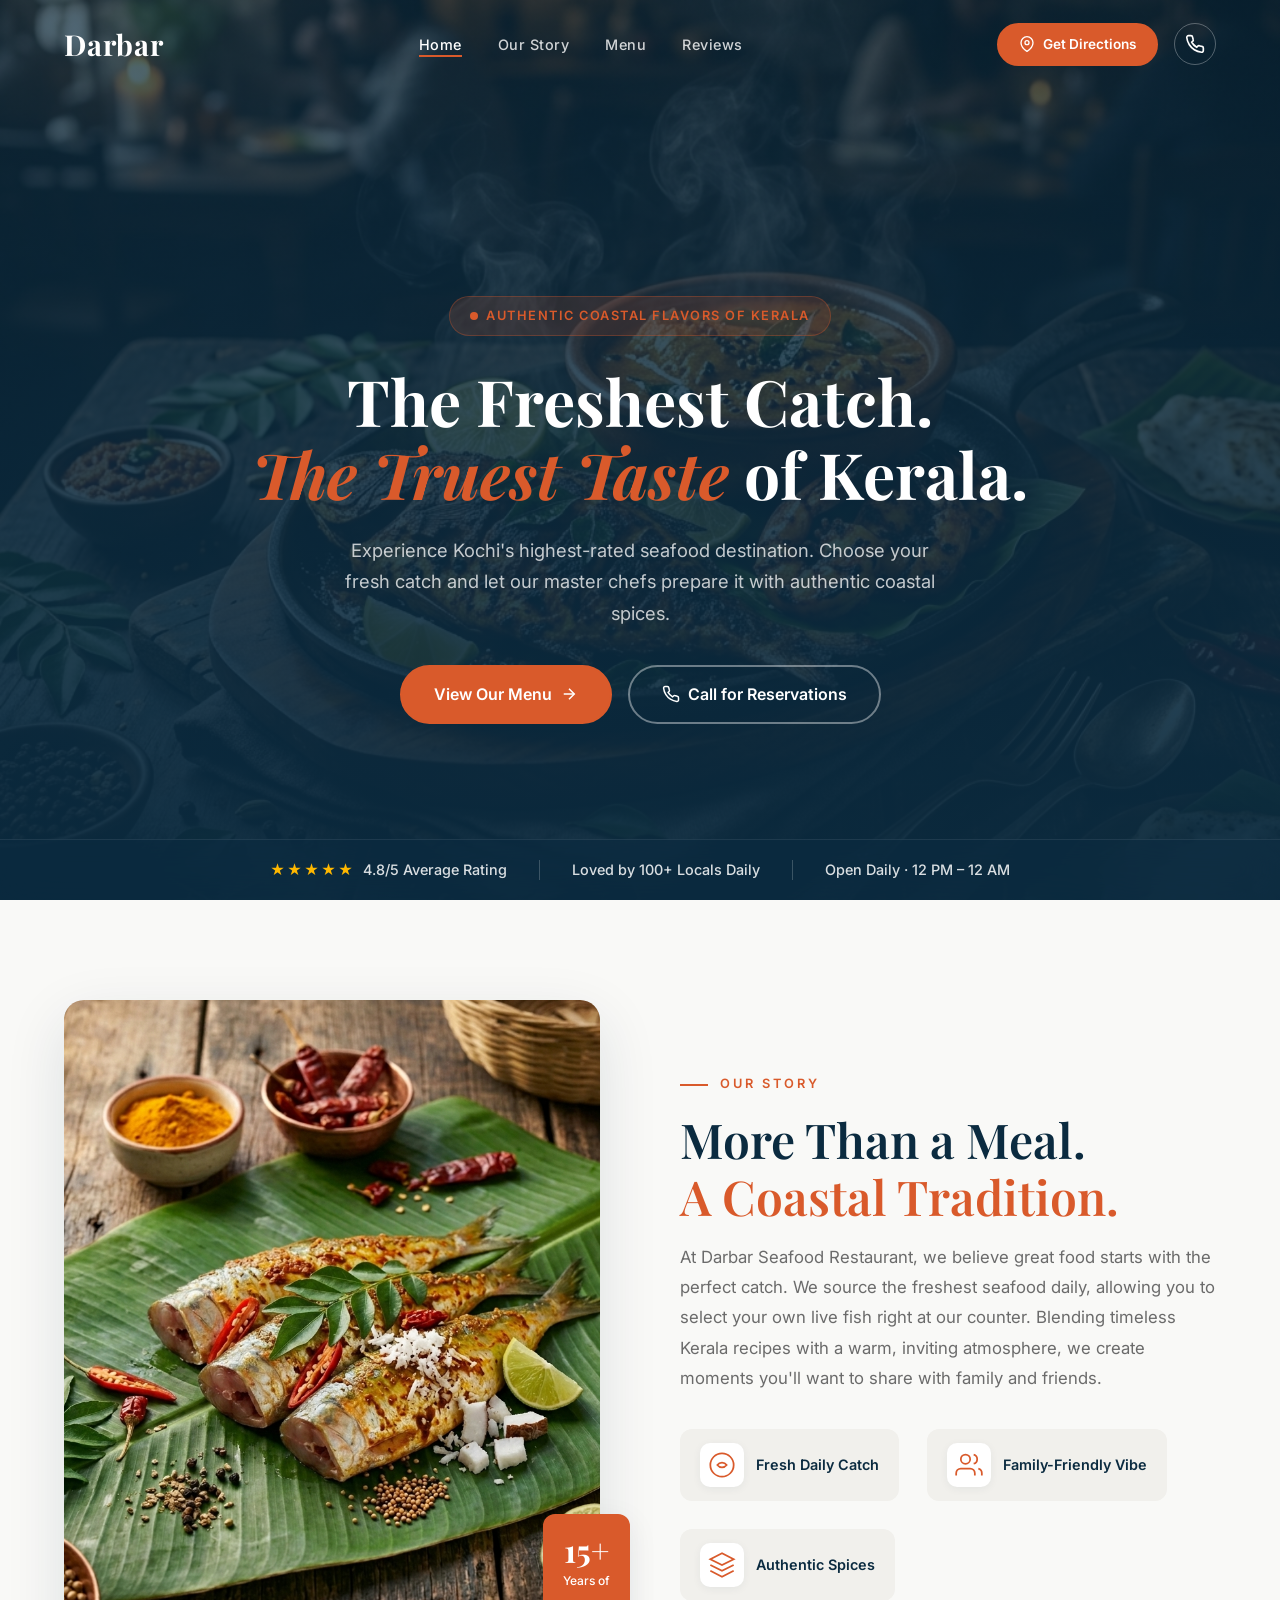
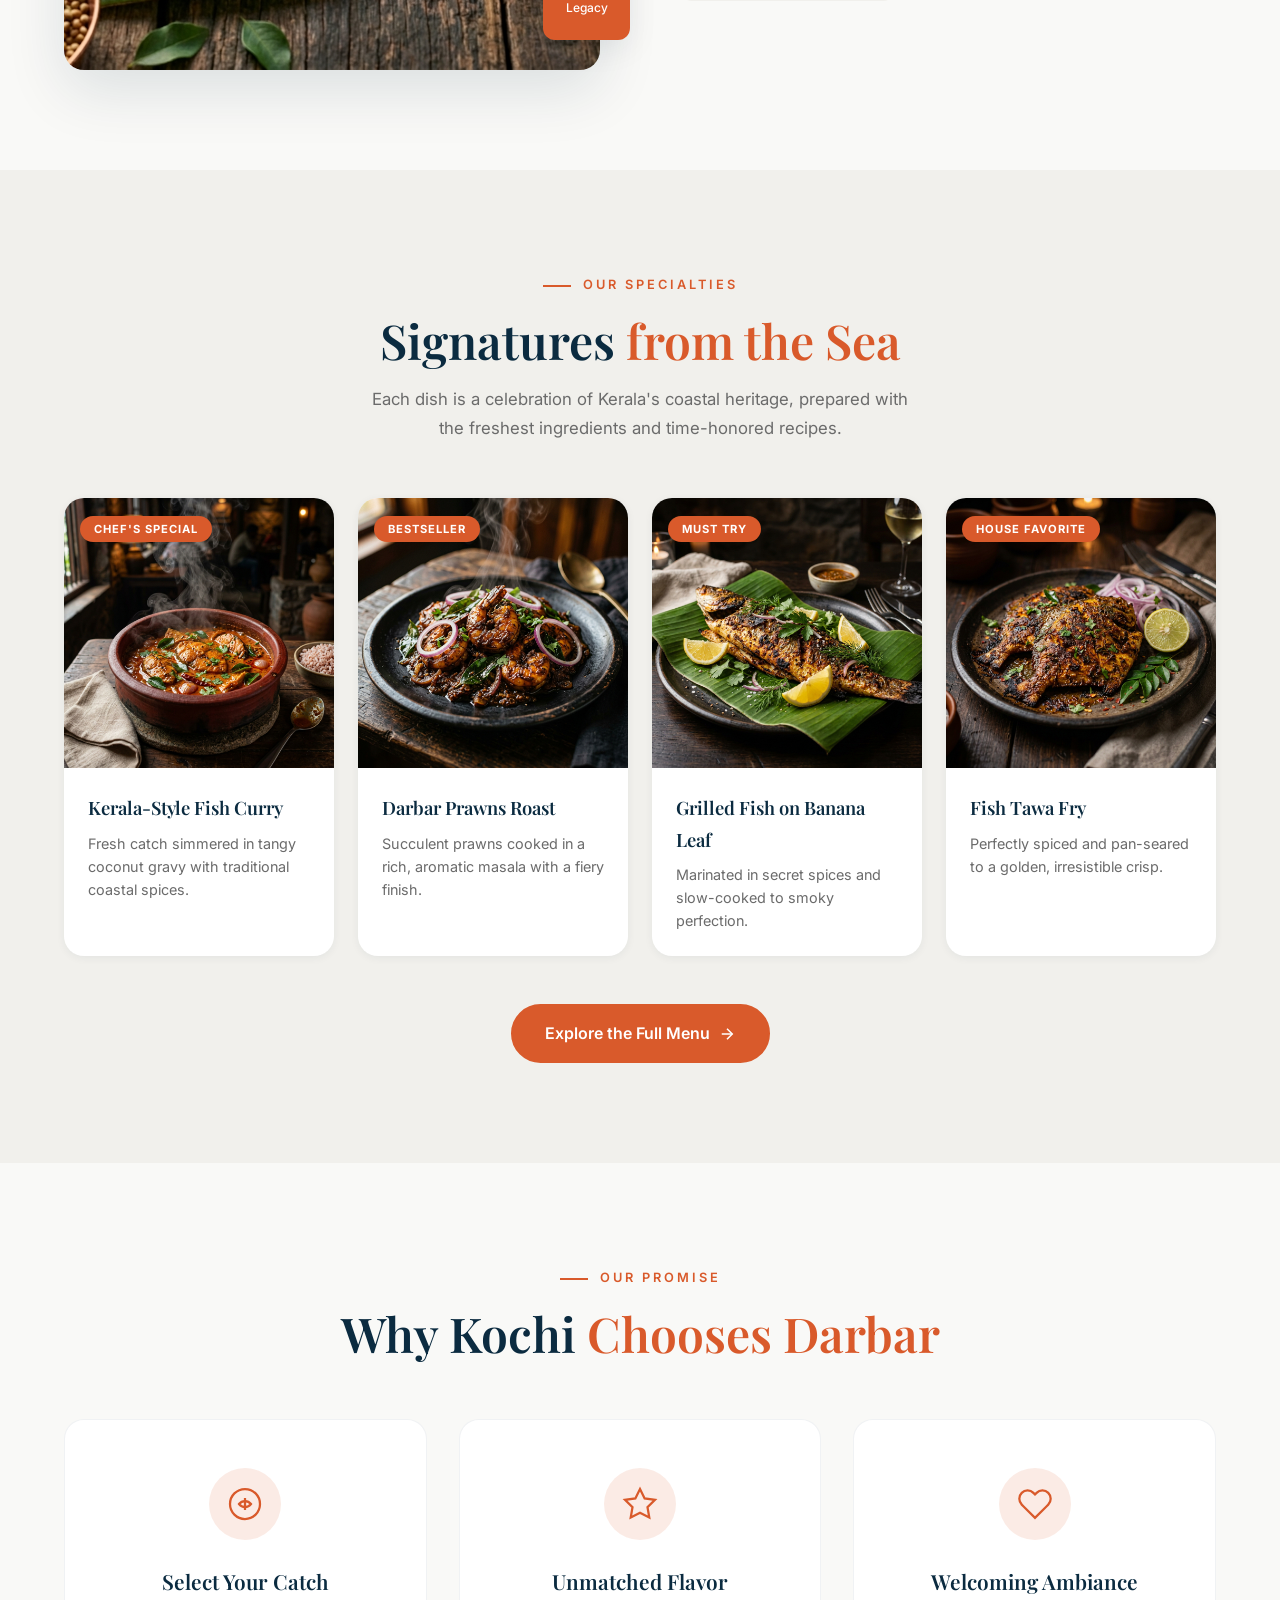
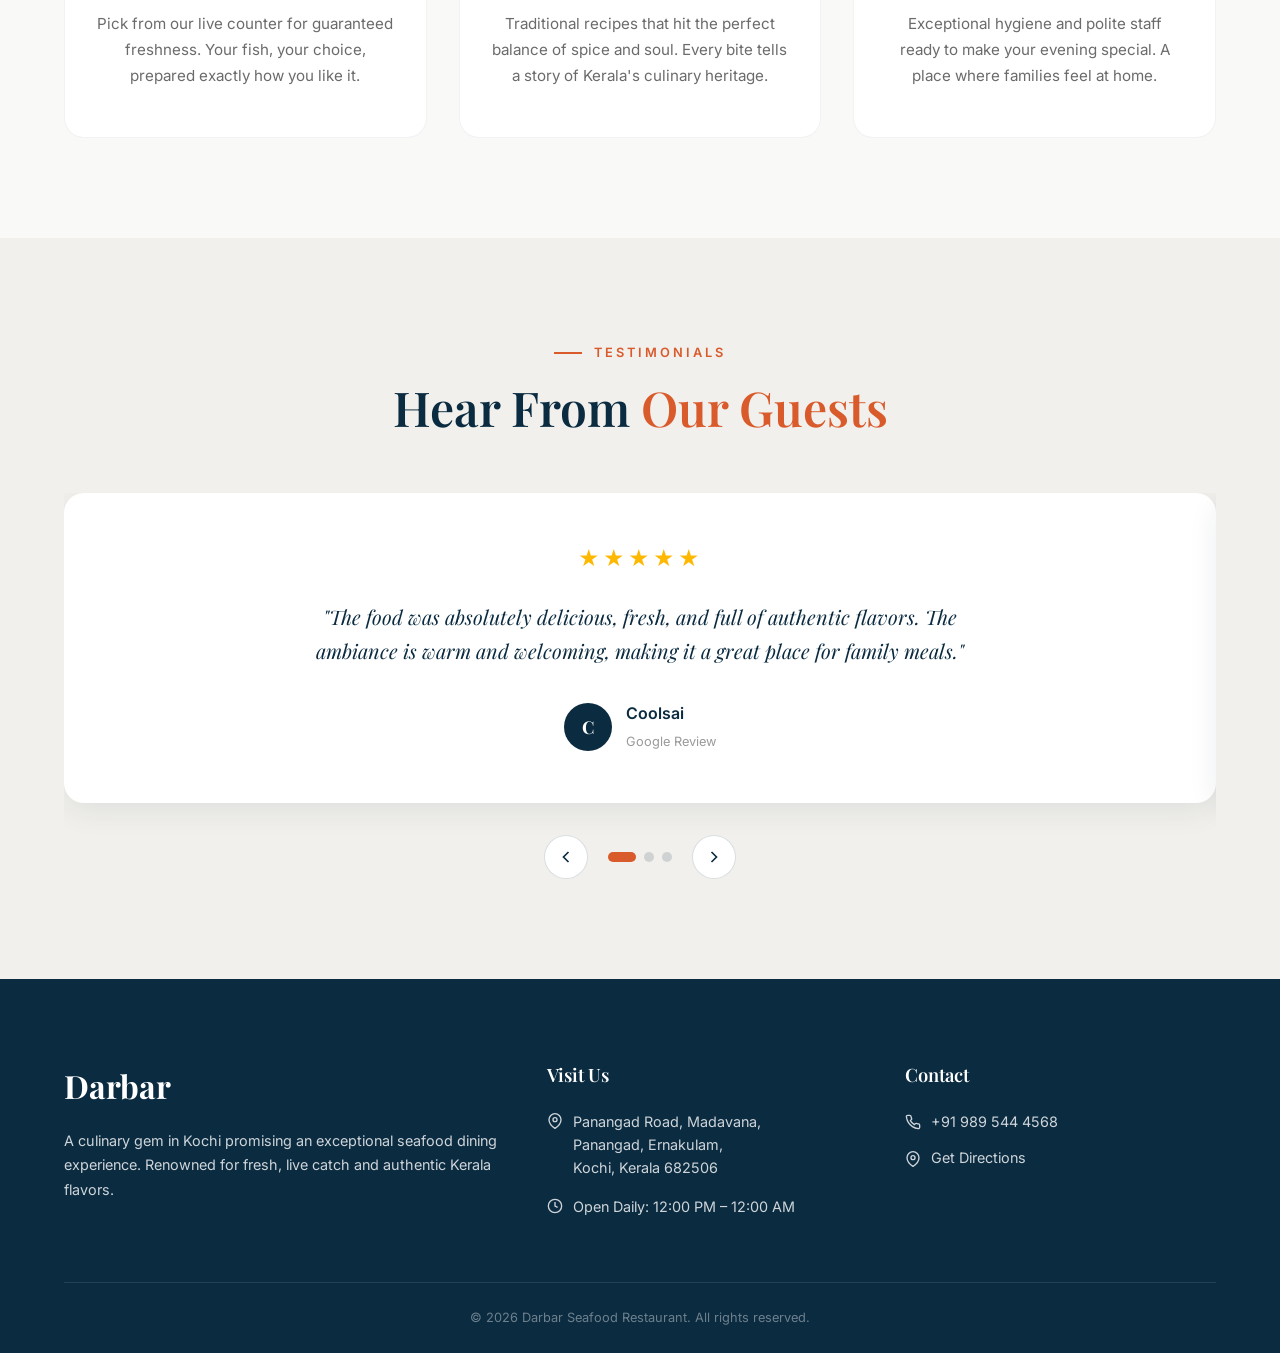
<file: index.html>
<!DOCTYPE html>
<html lang="en">

<head>
    <meta charset="UTF-8">
    <meta name="viewport" content="width=device-width, initial-scale=1.0">
    <title>Darbar Seafood Restaurant | Authentic Coastal Flavors of Kerala</title>
    <meta name="description"
        content="Experience Kochi's finest seafood at Darbar. Fresh live catch, authentic Kerala spices, warm family ambiance. Open daily 12 PM - 12 AM.">
    <link rel="preconnect" href="https://fonts.googleapis.com">
    <link rel="preconnect" href="https://fonts.gstatic.com" crossorigin>
    <link
        href="https://fonts.googleapis.com/css2?family=Playfair+Display:ital,wght@0,400;0,500;0,600;0,700;1,400;1,500&family=Inter:wght@300;400;500;600;700&display=swap"
        rel="stylesheet">
    <link rel="stylesheet" href="style.css">
</head>

<body>
    <nav class="navbar" id="navbar">
        <div class="nav-container">
            <a href="#" class="nav-logo" id="nav-logo">Darbar</a>
            <ul class="nav-links" id="nav-links">
                <li><a href="#home" class="nav-link active">Home</a></li>
                <li><a href="#about" class="nav-link">Our Story</a></li>
                <li><a href="menu.html" class="nav-link">Menu</a></li>
                <li><a href="#reviews" class="nav-link">Reviews</a></li>
            </ul>
            <div class="nav-actions">
                <a href="https://maps.google.com/?q=Darbar+Seafood+Restaurant+Panangad+Kochi" target="_blank"
                    class="btn btn-accent btn-sm" id="btn-directions">
                    <svg width="16" height="16" viewBox="0 0 24 24" fill="none" stroke="currentColor" stroke-width="2">
                        <path d="M21 10c0 7-9 13-9 13s-9-6-9-13a9 9 0 0 1 18 0z" />
                        <circle cx="12" cy="10" r="3" />
                    </svg>
                    <span class="btn-text">Get Directions</span>
                </a>
                <a href="tel:+919895444568" class="nav-phone" id="btn-phone" aria-label="Call us">
                    <svg width="20" height="20" viewBox="0 0 24 24" fill="none" stroke="currentColor" stroke-width="2">
                        <path
                            d="M22 16.92v3a2 2 0 0 1-2.18 2 19.79 19.79 0 0 1-8.63-3.07 19.5 19.5 0 0 1-6-6 19.79 19.79 0 0 1-3.07-8.67A2 2 0 0 1 4.11 2h3a2 2 0 0 1 2 1.72c.12.8.36 1.58.7 2.81a2 2 0 0 1-.45 2.11L8.09 9.91a16 16 0 0 0 6 6l1.27-1.27a2 2 0 0 1 2.11-.45c1.23.34 2.01.58 2.81.7A2 2 0 0 1 22 16.92z" />
                    </svg>
                </a>
            </div>
            <button class="nav-toggle" id="nav-toggle"
                aria-label="Toggle menu"><span></span><span></span><span></span></button>
        </div>
    </nav>

    <section class="hero" id="home">
        <div class="hero-bg"><img src="images/hero-bg.png" alt="Kerala seafood platter" loading="eager">
            <div class="hero-overlay"></div>
        </div>
        <div class="hero-content">
            <div class="hero-badge"><span class="hero-badge-dot"></span>Authentic Coastal Flavors of Kerala</div>
            <h1 class="hero-title">The Freshest Catch.<br><span class="hero-title-accent">The Truest Taste</span> of
                Kerala.</h1>
            <p class="hero-subtitle">Experience Kochi's highest-rated seafood destination. Choose your fresh catch and
                let our master chefs prepare it with authentic coastal spices.</p>
            <div class="hero-ctas">
                <a href="#menu" class="btn btn-accent btn-lg" id="btn-view-menu">View Our Menu <svg width="18"
                        height="18" viewBox="0 0 24 24" fill="none" stroke="currentColor" stroke-width="2">
                        <line x1="5" y1="12" x2="19" y2="12" />
                        <polyline points="12 5 19 12 12 19" />
                    </svg></a>
                <a href="tel:+919895444568" class="btn btn-ghost btn-lg" id="btn-call-reserve"><svg width="18"
                        height="18" viewBox="0 0 24 24" fill="none" stroke="currentColor" stroke-width="2">
                        <path
                            d="M22 16.92v3a2 2 0 0 1-2.18 2 19.79 19.79 0 0 1-8.63-3.07 19.5 19.5 0 0 1-6-6 19.79 19.79 0 0 1-3.07-8.67A2 2 0 0 1 4.11 2h3a2 2 0 0 1 2 1.72c.12.8.36 1.58.7 2.81a2 2 0 0 1-.45 2.11L8.09 9.91a16 16 0 0 0 6 6l1.27-1.27a2 2 0 0 1 2.11-.45c1.23.34 2.01.58 2.81.7A2 2 0 0 1 22 16.92z" />
                    </svg> Call for Reservations</a>
            </div>
        </div>
        <div class="hero-proof">
            <div class="hero-proof-inner">
                <div class="hero-proof-item"><span class="hero-proof-stars">★★★★★</span><span>4.8/5 Average
                        Rating</span></div>
                <div class="hero-proof-divider"></div>
                <div class="hero-proof-item"><span>Loved by 100+ Locals Daily</span></div>
                <div class="hero-proof-divider"></div>
                <div class="hero-proof-item"><span>Open Daily · 12 PM – 12 AM</span></div>
            </div>
        </div>
    </section>

    <section class="about" id="about">
        <div class="container">
            <div class="about-grid">
                <div class="about-image reveal-left">
                    <div class="about-image-wrapper"><img src="images/about-fish.png" alt="Fresh fish on banana leaf"
                            loading="lazy">
                        <div class="about-image-accent"></div>
                    </div>
                    <div class="about-image-badge"><span class="about-badge-number">15+</span><span
                            class="about-badge-text">Years of<br>Legacy</span></div>
                </div>
                <div class="about-content reveal-right">
                    <span class="section-tag">Our Story</span>
                    <h2 class="section-title">More Than a Meal.<br><span class="text-accent">A Coastal Tradition.</span>
                    </h2>
                    <p class="about-text">At Darbar Seafood Restaurant, we believe great food starts with the perfect
                        catch. We source the freshest seafood daily, allowing you to select your own live fish right at
                        our counter. Blending timeless Kerala recipes with a warm, inviting atmosphere, we create
                        moments you'll want to share with family and friends.</p>
                    <div class="about-features">
                        <div class="about-feature">
                            <div class="about-feature-icon"><svg width="28" height="28" viewBox="0 0 24 24" fill="none"
                                    stroke="currentColor" stroke-width="1.5">
                                    <circle cx="12" cy="12" r="10" />
                                    <path d="M8 12s1.5-2 4-2 4 2 4 2-1.5 2-4 2-4-2-4-2z" />
                                </svg></div><span>Fresh Daily Catch</span>
                        </div>
                        <div class="about-feature">
                            <div class="about-feature-icon"><svg width="28" height="28" viewBox="0 0 24 24" fill="none"
                                    stroke="currentColor" stroke-width="1.5">
                                    <path d="M17 21v-2a4 4 0 0 0-4-4H5a4 4 0 0 0-4 4v2" />
                                    <circle cx="9" cy="7" r="4" />
                                    <path d="M23 21v-2a4 4 0 0 0-3-3.87" />
                                    <path d="M16 3.13a4 4 0 0 1 0 7.75" />
                                </svg></div><span>Family-Friendly Vibe</span>
                        </div>
                        <div class="about-feature">
                            <div class="about-feature-icon"><svg width="28" height="28" viewBox="0 0 24 24" fill="none"
                                    stroke="currentColor" stroke-width="1.5">
                                    <path d="M12 2L2 7l10 5 10-5-10-5z" />
                                    <path d="M2 17l10 5 10-5" />
                                    <path d="M2 12l10 5 10-5" />
                                </svg></div><span>Authentic Spices</span>
                        </div>
                    </div>
                </div>
            </div>
        </div>
    </section>

    <section class="menu" id="menu">
        <div class="container">
            <div class="section-header reveal-up"><span class="section-tag">Our Specialties</span>
                <h2 class="section-title">Signatures <span class="text-accent">from the Sea</span></h2>
                <p class="section-desc">Each dish is a celebration of Kerala's coastal heritage, prepared with the
                    freshest ingredients and time-honored recipes.</p>
            </div>
            <div class="menu-grid">
                <div class="menu-card reveal-up" id="dish-1">
                    <div class="menu-card-image"><img src="images/dish-fish-curry.png" alt="Kerala-Style Fish Curry"
                            loading="lazy">
                        <div class="menu-card-overlay"><span class="menu-card-tag">Chef's Special</span></div>
                    </div>
                    <div class="menu-card-body">
                        <h3 class="menu-card-title">Kerala-Style Fish Curry</h3>
                        <p class="menu-card-desc">Fresh catch simmered in tangy coconut gravy with traditional coastal
                            spices.</p>
                    </div>
                </div>
                <div class="menu-card reveal-up" id="dish-2">
                    <div class="menu-card-image"><img src="images/dish-prawns-roast.png" alt="Darbar Prawns Roast"
                            loading="lazy">
                        <div class="menu-card-overlay"><span class="menu-card-tag">Bestseller</span></div>
                    </div>
                    <div class="menu-card-body">
                        <h3 class="menu-card-title">Darbar Prawns Roast</h3>
                        <p class="menu-card-desc">Succulent prawns cooked in a rich, aromatic masala with a fiery
                            finish.</p>
                    </div>
                </div>
                <div class="menu-card reveal-up" id="dish-3">
                    <div class="menu-card-image"><img src="images/dish-grilled-fish.png"
                            alt="Grilled Fish on Banana Leaf" loading="lazy">
                        <div class="menu-card-overlay"><span class="menu-card-tag">Must Try</span></div>
                    </div>
                    <div class="menu-card-body">
                        <h3 class="menu-card-title">Grilled Fish on Banana Leaf</h3>
                        <p class="menu-card-desc">Marinated in secret spices and slow-cooked to smoky perfection.</p>
                    </div>
                </div>
                <div class="menu-card reveal-up" id="dish-4">
                    <div class="menu-card-image"><img src="images/dish-tawa-fry.png" alt="Fish Tawa Fry" loading="lazy">
                        <div class="menu-card-overlay"><span class="menu-card-tag">House Favorite</span></div>
                    </div>
                    <div class="menu-card-body">
                        <h3 class="menu-card-title">Fish Tawa Fry</h3>
                        <p class="menu-card-desc">Perfectly spiced and pan-seared to a golden, irresistible crisp.</p>
                    </div>
                </div>
            </div>
            <div class="menu-cta reveal-up"><a href="menu.html" class="btn btn-accent btn-lg" id="btn-full-menu">Explore
                    the Full Menu <svg width="18" height="18" viewBox="0 0 24 24" fill="none" stroke="currentColor"
                        stroke-width="2">
                        <line x1="5" y1="12" x2="19" y2="12" />
                        <polyline points="12 5 19 12 12 19" />
                    </svg></a></div>
        </div>
    </section>

    <section class="why" id="why">
        <div class="container">
            <div class="section-header reveal-up"><span class="section-tag">Our Promise</span>
                <h2 class="section-title">Why Kochi <span class="text-accent">Chooses Darbar</span></h2>
            </div>
            <div class="why-grid">
                <div class="why-card reveal-up" id="why-1">
                    <div class="why-icon"><svg width="36" height="36" viewBox="0 0 24 24" fill="none"
                            stroke="currentColor" stroke-width="1.5">
                            <circle cx="12" cy="12" r="10" />
                            <path d="M8 12s1.5-2 4-2 4 2 4 2-1.5 2-4 2-4-2-4-2z" />
                            <line x1="12" y1="8" x2="12" y2="16" />
                        </svg></div>
                    <h3 class="why-title">Select Your Catch</h3>
                    <p class="why-desc">Pick from our live counter for guaranteed freshness. Your fish, your choice,
                        prepared exactly how you like it.</p>
                </div>
                <div class="why-card reveal-up" id="why-2">
                    <div class="why-icon"><svg width="36" height="36" viewBox="0 0 24 24" fill="none"
                            stroke="currentColor" stroke-width="1.5">
                            <polygon
                                points="12 2 15.09 8.26 22 9.27 17 14.14 18.18 21.02 12 17.77 5.82 21.02 7 14.14 2 9.27 8.91 8.26 12 2" />
                        </svg></div>
                    <h3 class="why-title">Unmatched Flavor</h3>
                    <p class="why-desc">Traditional recipes that hit the perfect balance of spice and soul. Every bite
                        tells a story of Kerala's culinary heritage.</p>
                </div>
                <div class="why-card reveal-up" id="why-3">
                    <div class="why-icon"><svg width="36" height="36" viewBox="0 0 24 24" fill="none"
                            stroke="currentColor" stroke-width="1.5">
                            <path
                                d="M20.84 4.61a5.5 5.5 0 0 0-7.78 0L12 5.67l-1.06-1.06a5.5 5.5 0 0 0-7.78 7.78l1.06 1.06L12 21.23l7.78-7.78 1.06-1.06a5.5 5.5 0 0 0 0-7.78z" />
                        </svg></div>
                    <h3 class="why-title">Welcoming Ambiance</h3>
                    <p class="why-desc">Exceptional hygiene and polite staff ready to make your evening special. A place
                        where families feel at home.</p>
                </div>
            </div>
        </div>
    </section>

    <section class="testimonials" id="reviews">
        <div class="container">
            <div class="section-header reveal-up"><span class="section-tag">Testimonials</span>
                <h2 class="section-title">Hear From <span class="text-accent">Our Guests</span></h2>
            </div>
            <div class="testimonials-carousel" id="testimonials-carousel">
                <div class="testimonials-track" id="testimonials-track">
                    <div class="testimonial-card" id="review-1">
                        <div class="testimonial-stars">★★★★★</div>
                        <blockquote class="testimonial-quote">"The food was absolutely delicious, fresh, and full of
                            authentic flavors. The ambiance is warm and welcoming, making it a great place for family
                            meals."</blockquote>
                        <div class="testimonial-author">
                            <div class="testimonial-avatar">C</div>
                            <div class="testimonial-info"><span class="testimonial-name">Coolsai</span><span
                                    class="testimonial-source">Google Review</span></div>
                        </div>
                    </div>
                    <div class="testimonial-card" id="review-2">
                        <div class="testimonial-stars">★★★★★</div>
                        <blockquote class="testimonial-quote">"First of all, the beef roast was excellent with rich
                            flavor… overall satisfied with good service and food. Will definitely visit again!"
                        </blockquote>
                        <div class="testimonial-author">
                            <div class="testimonial-avatar">R</div>
                            <div class="testimonial-info"><span class="testimonial-name">Rahul R.</span><span
                                    class="testimonial-source">Google Review</span></div>
                        </div>
                    </div>
                    <div class="testimonial-card" id="review-3">
                        <div class="testimonial-stars">★★★★☆</div>
                        <blockquote class="testimonial-quote">"Food was tasty, service is also good. You can get good
                            food at a reasonable price. A hidden gem for seafood lovers in Kochi."</blockquote>
                        <div class="testimonial-author">
                            <div class="testimonial-avatar">D</div>
                            <div class="testimonial-info"><span class="testimonial-name">Devadas M.</span><span
                                    class="testimonial-source">Google Review</span></div>
                        </div>
                    </div>
                </div>
                <div class="testimonials-controls">
                    <button class="testimonial-btn testimonial-prev" id="testimonial-prev"
                        aria-label="Previous review"><svg width="20" height="20" viewBox="0 0 24 24" fill="none"
                            stroke="currentColor" stroke-width="2">
                            <polyline points="15 18 9 12 15 6" />
                        </svg></button>
                    <div class="testimonial-dots" id="testimonial-dots"><button class="testimonial-dot active"
                            data-index="0"></button><button class="testimonial-dot" data-index="1"></button><button
                            class="testimonial-dot" data-index="2"></button></div>
                    <button class="testimonial-btn testimonial-next" id="testimonial-next" aria-label="Next review"><svg
                            width="20" height="20" viewBox="0 0 24 24" fill="none" stroke="currentColor"
                            stroke-width="2">
                            <polyline points="9 18 15 12 9 6" />
                        </svg></button>
                </div>
            </div>
        </div>
    </section>

    <footer class="footer" id="footer">
        <div class="container">
            <div class="footer-grid">
                <div class="footer-brand"><a href="#" class="footer-logo">Darbar</a>
                    <p class="footer-desc">A culinary gem in Kochi promising an exceptional seafood dining experience.
                        Renowned for fresh, live catch and authentic Kerala flavors.</p>


                </div>
                <div class="footer-visit">
                    <h4 class="footer-heading">Visit Us</h4>
                    <address class="footer-address">
                        <p><svg width="16" height="16" viewBox="0 0 24 24" fill="none" stroke="currentColor"
                                stroke-width="2">
                                <path d="M21 10c0 7-9 13-9 13s-9-6-9-13a9 9 0 0 1 18 0z" />
                                <circle cx="12" cy="10" r="3" />
                            </svg> Panangad Road, Madavana,<br>Panangad, Ernakulam,<br>Kochi, Kerala 682506</p>
                        <p><svg width="16" height="16" viewBox="0 0 24 24" fill="none" stroke="currentColor"
                                stroke-width="2">
                                <circle cx="12" cy="12" r="10" />
                                <polyline points="12 6 12 12 16 14" />
                            </svg> Open Daily: 12:00 PM – 12:00 AM</p>
                    </address>
                </div>
                <div class="footer-contact">
                    <h4 class="footer-heading">Contact</h4>
                    <ul class="footer-links">
                        <li><a href="tel:+919895444568"><svg width="16" height="16" viewBox="0 0 24 24" fill="none"
                                    stroke="currentColor" stroke-width="2">
                                    <path
                                        d="M22 16.92v3a2 2 0 0 1-2.18 2 19.79 19.79 0 0 1-8.63-3.07 19.5 19.5 0 0 1-6-6 19.79 19.79 0 0 1-3.07-8.67A2 2 0 0 1 4.11 2h3a2 2 0 0 1 2 1.72c.12.8.36 1.58.7 2.81a2 2 0 0 1-.45 2.11L8.09 9.91a16 16 0 0 0 6 6l1.27-1.27a2 2 0 0 1 2.11-.45c1.23.34 2.01.58 2.81.7A2 2 0 0 1 22 16.92z" />
                                </svg> +91 989 544 4568</a></li>
                        <li><a href="https://maps.google.com/?q=Darbar+Seafood+Restaurant+Panangad+Kochi"
                                target="_blank"><svg width="16" height="16" viewBox="0 0 24 24" fill="none"
                                    stroke="currentColor" stroke-width="2">
                                    <path d="M21 10c0 7-9 13-9 13s-9-6-9-13a9 9 0 0 1 18 0z" />
                                    <circle cx="12" cy="10" r="3" />
                                </svg> Get Directions</a></li>
                    </ul>

                </div>
            </div>
            <div class="footer-bottom">
                <p>&copy; 2026 Darbar Seafood Restaurant. All rights reserved.</p>
            </div>
        </div>
    </footer>
    <script src="script.js"></script>
</body>

</html>
</file>
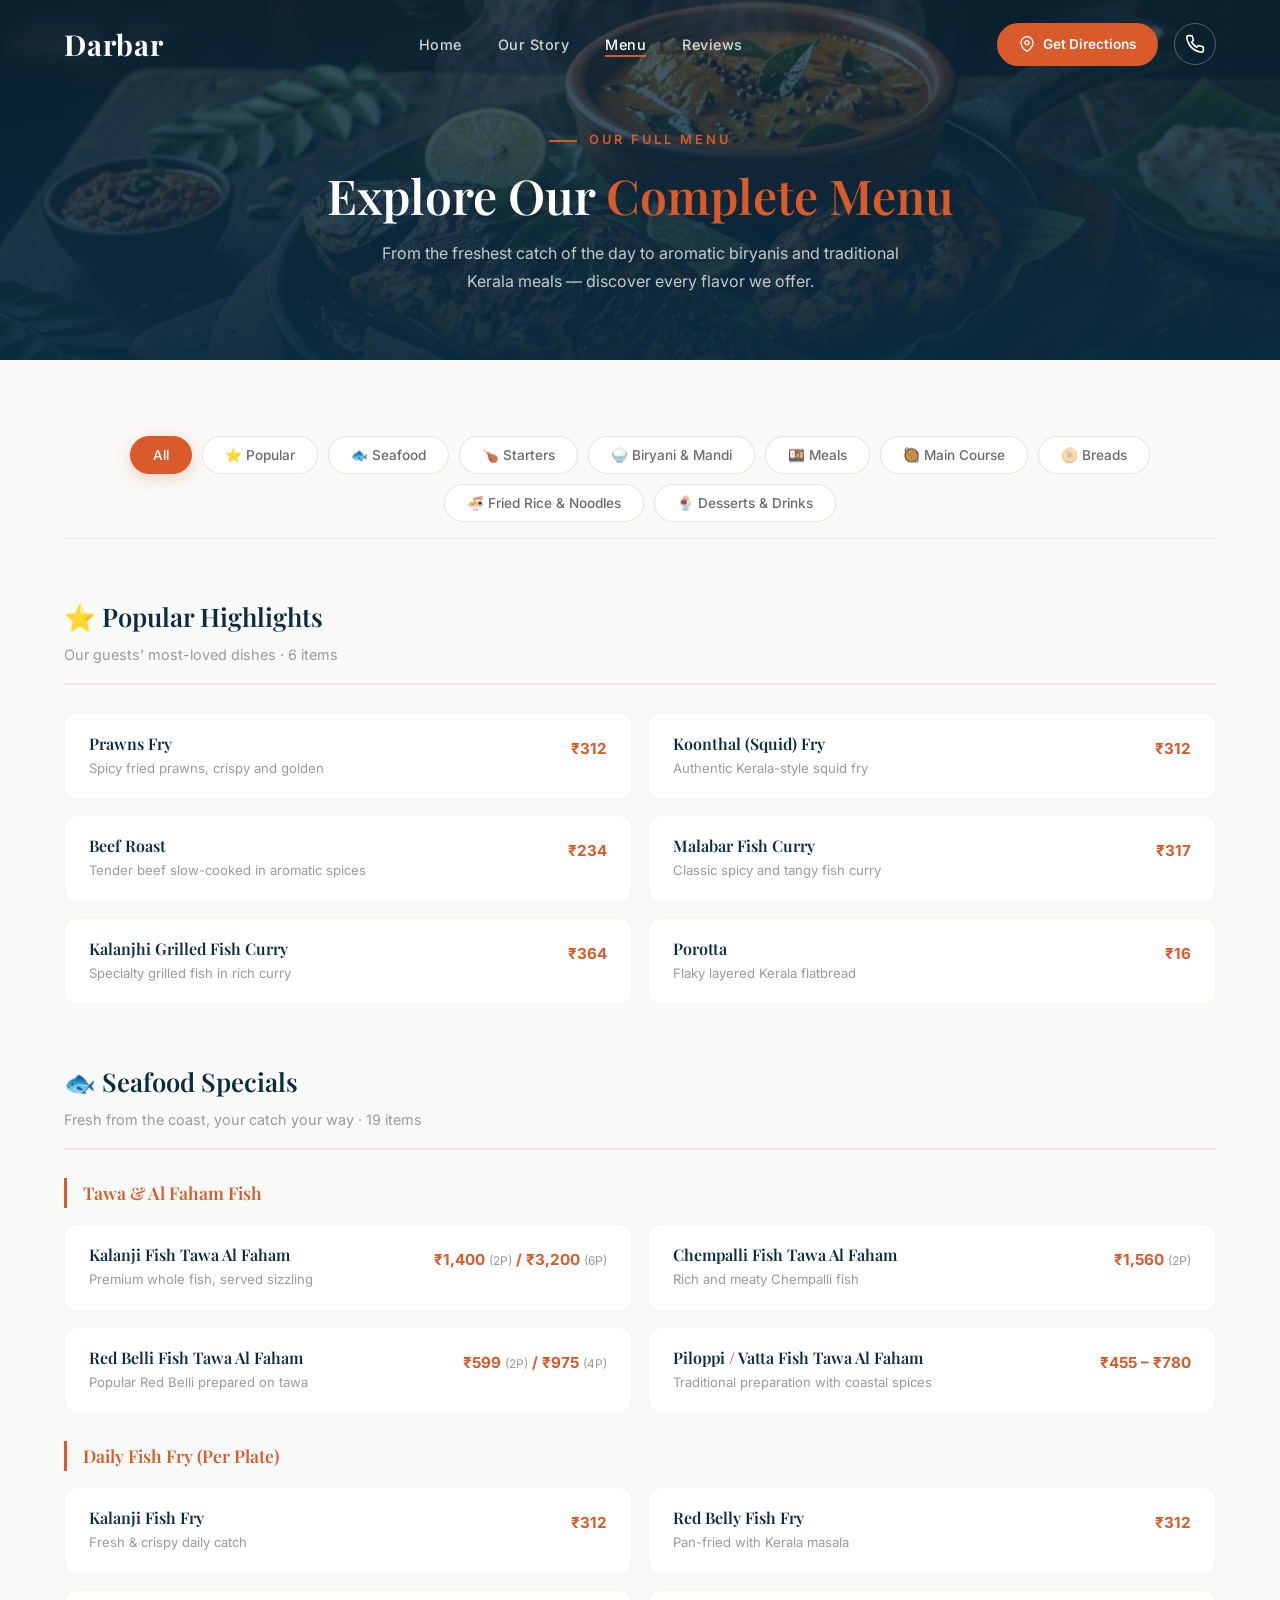
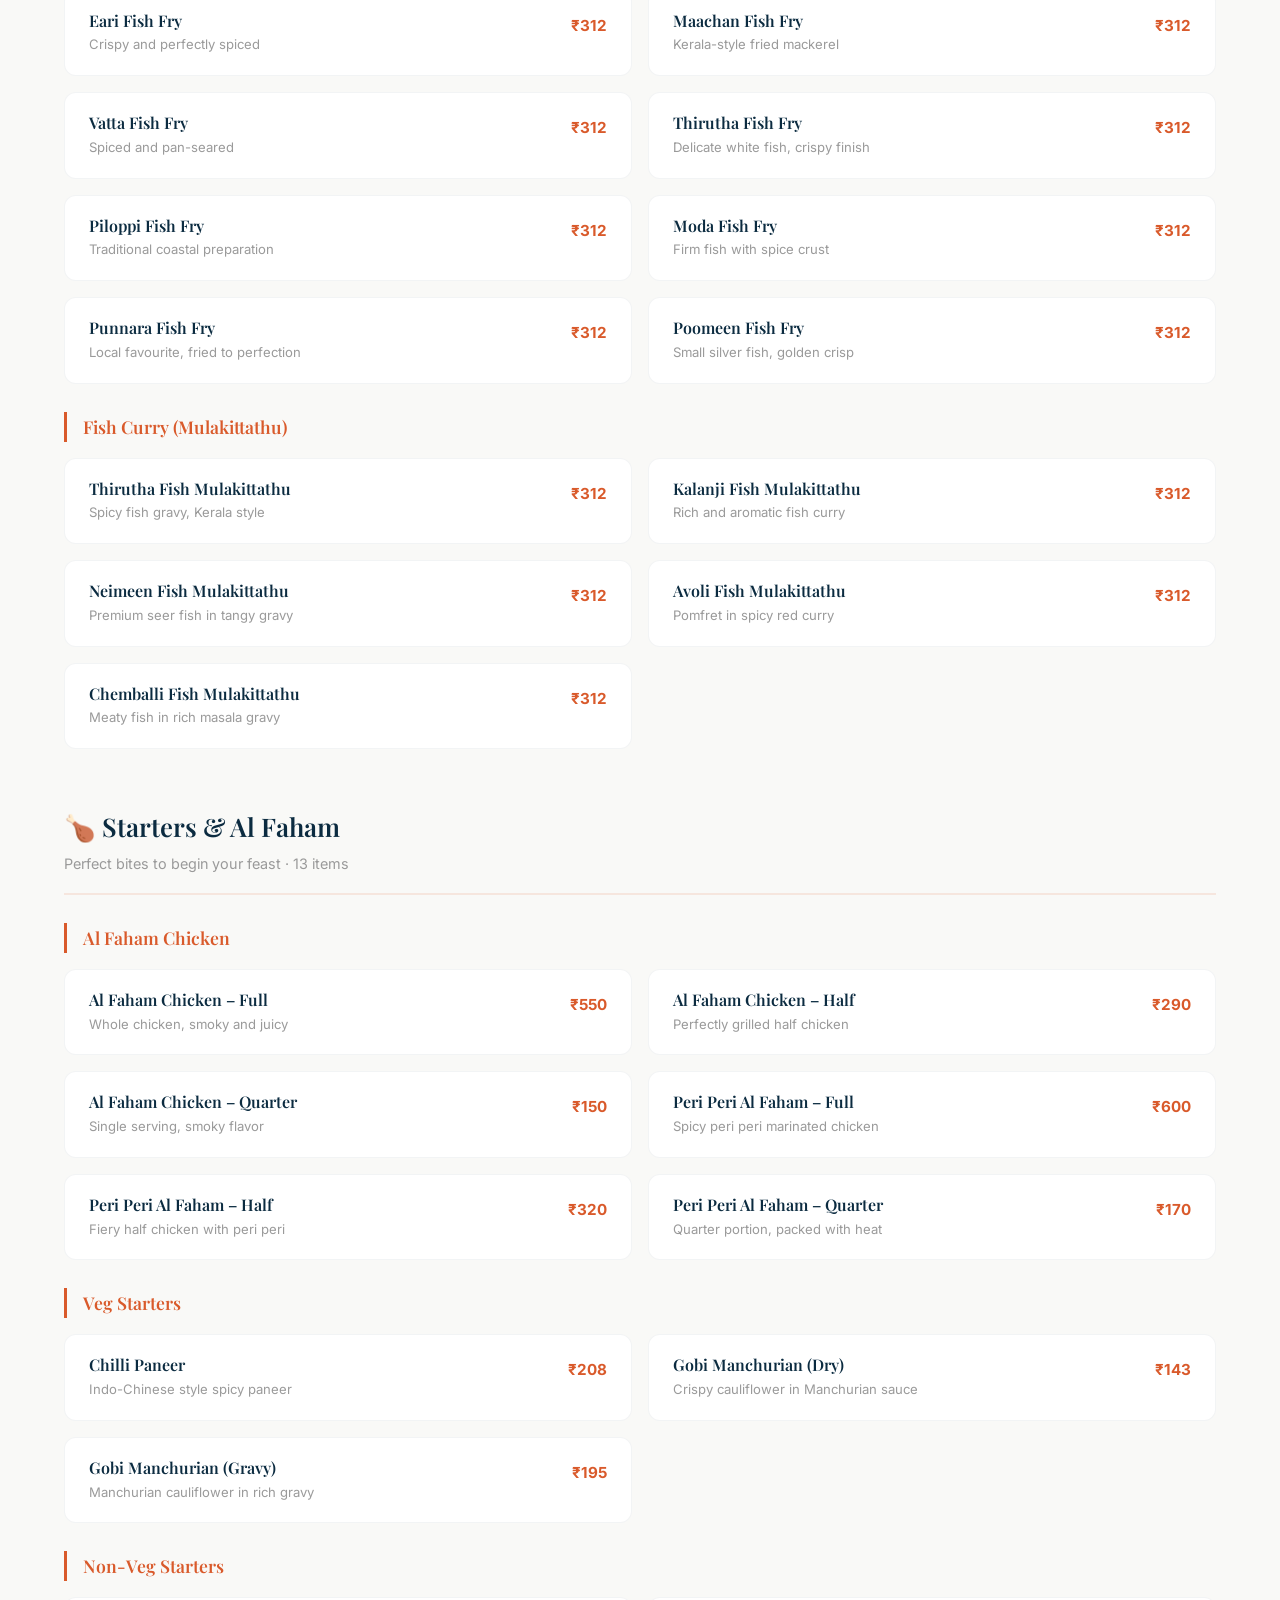
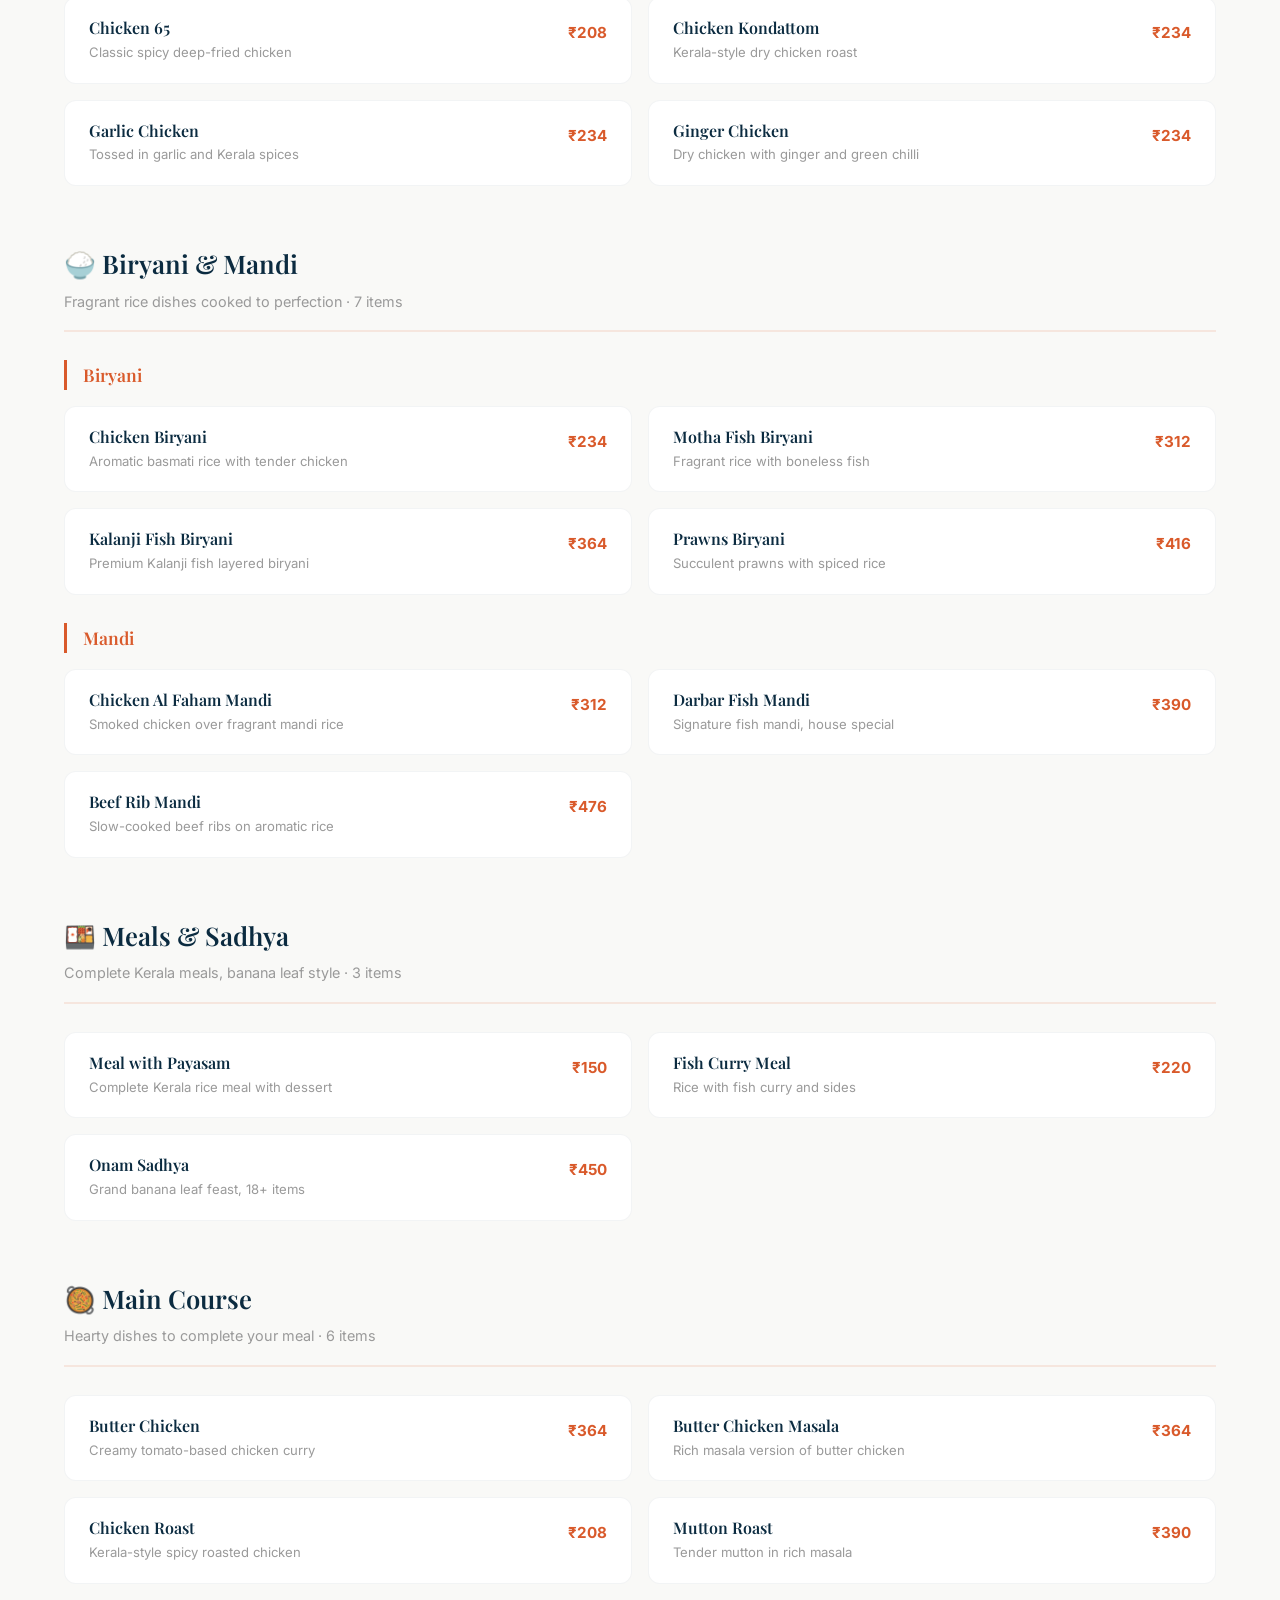
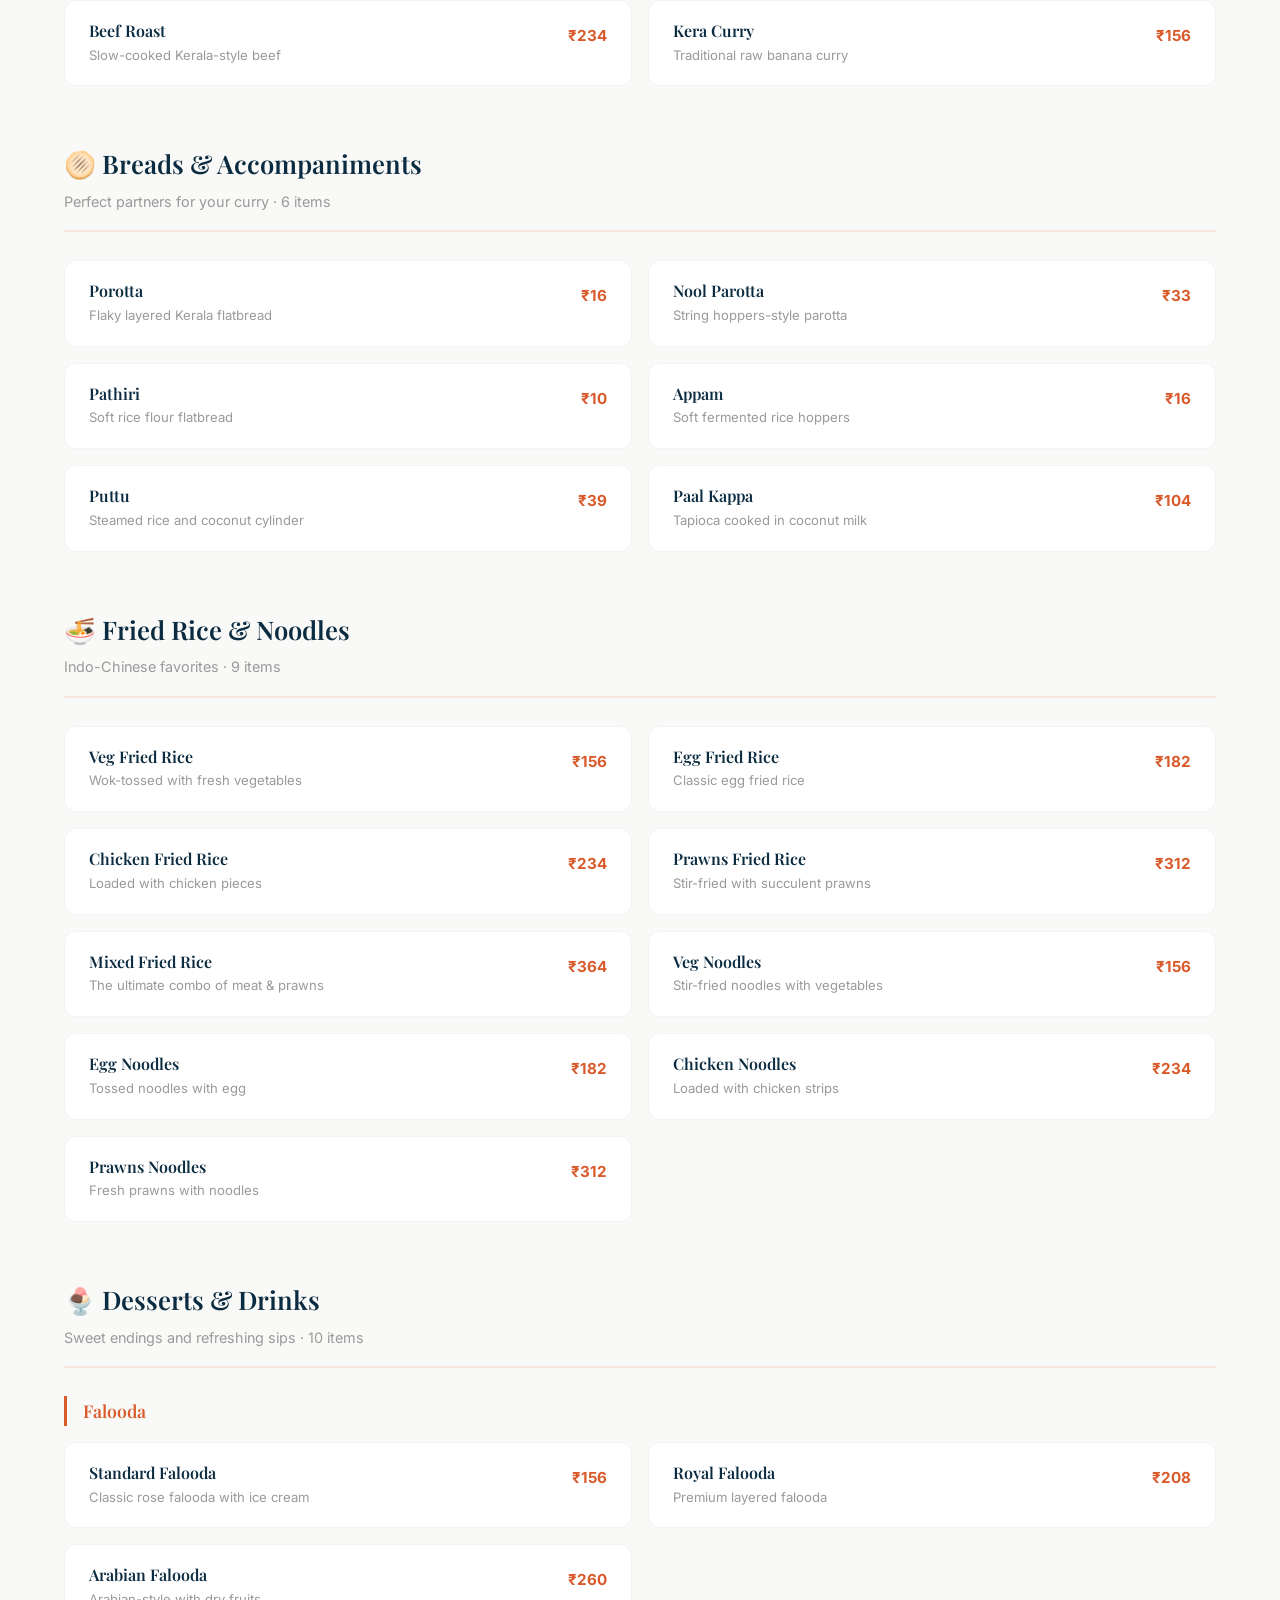
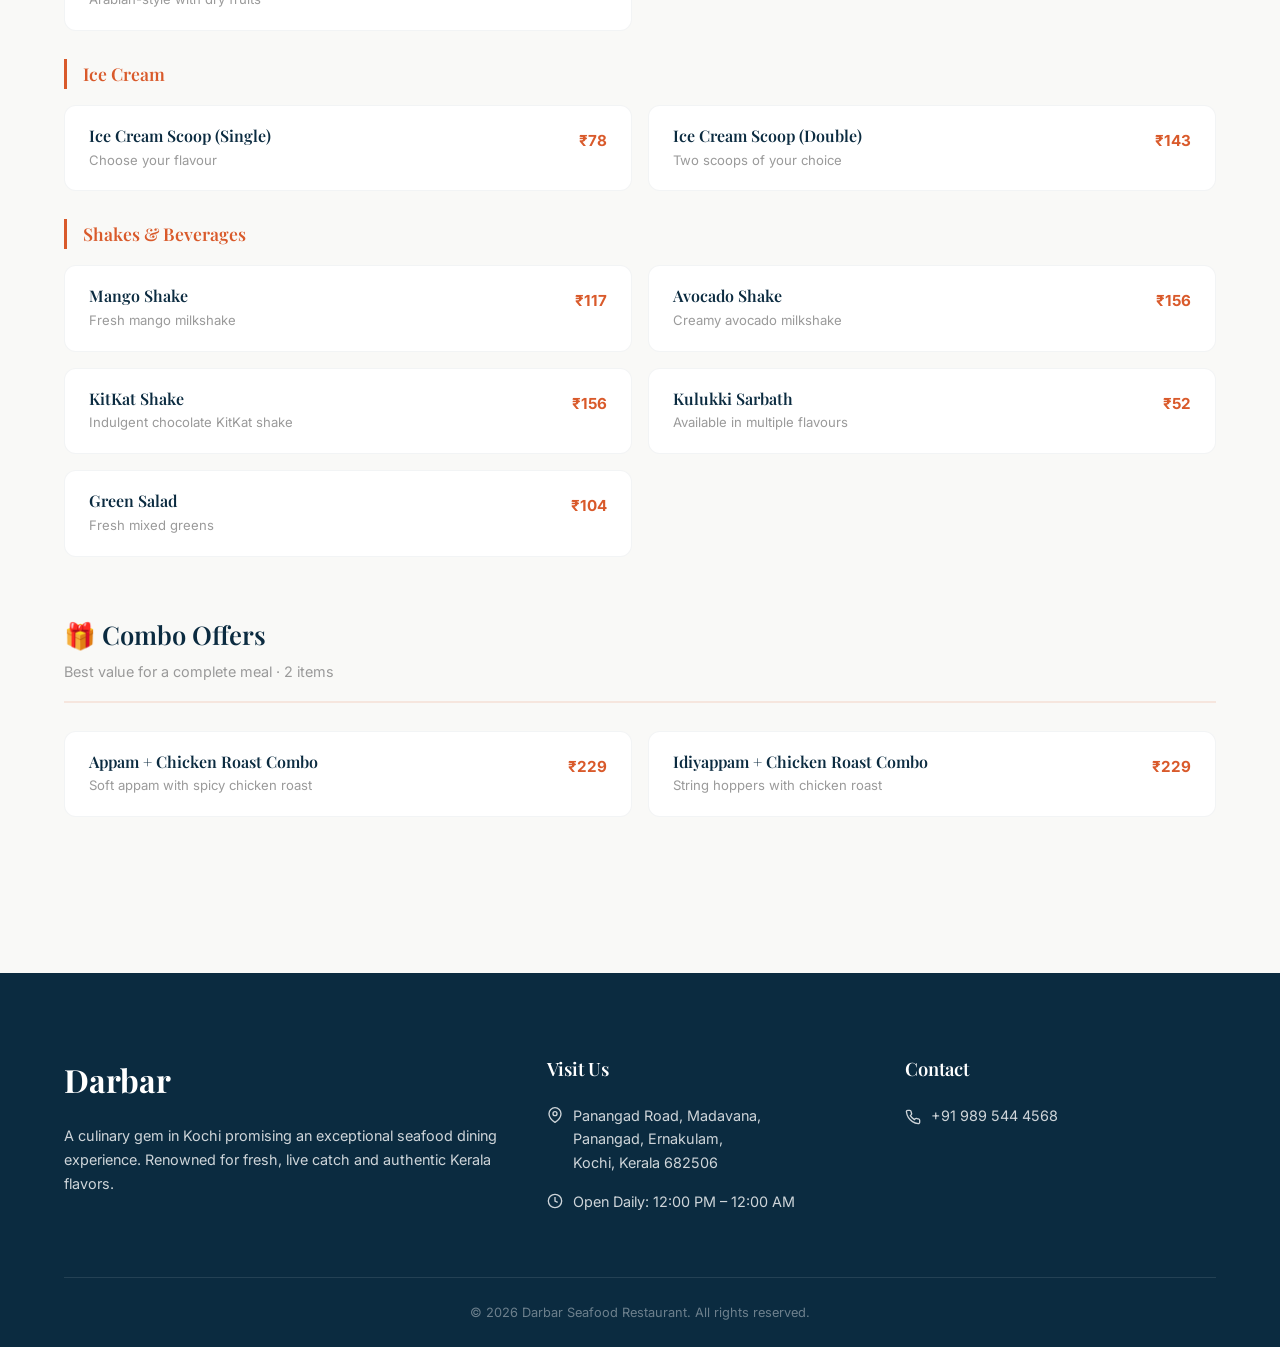
<file: menu.html>
<!DOCTYPE html>
<html lang="en">
<head>
    <meta charset="UTF-8">
    <meta name="viewport" content="width=device-width, initial-scale=1.0">
    <title>Full Menu | Darbar Seafood Restaurant</title>
    <meta name="description" content="Explore the complete menu at Darbar Seafood Restaurant, Kochi. Fresh seafood, Kerala curries, biryani, mandi, starters, desserts and more.">
    <link rel="preconnect" href="https://fonts.googleapis.com">
    <link rel="preconnect" href="https://fonts.gstatic.com" crossorigin>
    <link href="https://fonts.googleapis.com/css2?family=Playfair+Display:ital,wght@0,400;0,500;0,600;0,700;1,400;1,500&family=Inter:wght@300;400;500;600;700&display=swap" rel="stylesheet">
    <link rel="stylesheet" href="style.css">
    <link rel="stylesheet" href="menu-page.css">
</head>
<body>
    <!-- NAVBAR -->
    <nav class="navbar scrolled" id="navbar">
        <div class="nav-container">
            <a href="index.html" class="nav-logo" id="nav-logo">Darbar</a>
            <ul class="nav-links" id="nav-links">
                <li><a href="index.html" class="nav-link">Home</a></li>
                <li><a href="index.html#about" class="nav-link">Our Story</a></li>
                <li><a href="#" class="nav-link active">Menu</a></li>
                <li><a href="index.html#reviews" class="nav-link">Reviews</a></li>
            </ul>
            <div class="nav-actions">
                <a href="https://maps.google.com/?q=Darbar+Seafood+Restaurant+Panangad+Kochi" target="_blank" class="btn btn-accent btn-sm" id="btn-directions">
                    <svg width="16" height="16" viewBox="0 0 24 24" fill="none" stroke="currentColor" stroke-width="2"><path d="M21 10c0 7-9 13-9 13s-9-6-9-13a9 9 0 0 1 18 0z"/><circle cx="12" cy="10" r="3"/></svg>
                    <span class="btn-text">Get Directions</span>
                </a>
                <a href="tel:+919895444568" class="nav-phone" id="btn-phone" aria-label="Call us">
                    <svg width="20" height="20" viewBox="0 0 24 24" fill="none" stroke="currentColor" stroke-width="2"><path d="M22 16.92v3a2 2 0 0 1-2.18 2 19.79 19.79 0 0 1-8.63-3.07 19.5 19.5 0 0 1-6-6 19.79 19.79 0 0 1-3.07-8.67A2 2 0 0 1 4.11 2h3a2 2 0 0 1 2 1.72c.12.8.36 1.58.7 2.81a2 2 0 0 1-.45 2.11L8.09 9.91a16 16 0 0 0 6 6l1.27-1.27a2 2 0 0 1 2.11-.45c1.23.34 2.01.58 2.81.7A2 2 0 0 1 22 16.92z"/></svg>
                </a>
            </div>
            <button class="nav-toggle" id="nav-toggle" aria-label="Toggle menu"><span></span><span></span><span></span></button>
        </div>
    </nav>

    <!-- MENU HERO -->
    <section class="menu-hero">
        <div class="menu-hero-bg"><img src="images/hero-bg.png" alt="Darbar Seafood" loading="eager"><div class="hero-overlay"></div></div>
        <div class="menu-hero-content">
            <span class="section-tag" style="color:#D95A2B;">Our Full Menu</span>
            <h1 class="section-title" style="color:#fff;">Explore Our <span class="text-accent">Complete Menu</span></h1>
            <p style="color:rgba(255,255,255,0.75); max-width:560px; margin:0 auto;">From the freshest catch of the day to aromatic biryanis and traditional Kerala meals — discover every flavor we offer.</p>
        </div>
    </section>

    <!-- MENU FILTER TABS -->
    <section class="full-menu" id="full-menu">
        <div class="container">
            <div class="menu-filter" id="menu-filter">
                <button class="menu-filter-btn active" data-category="all">All</button>
                <button class="menu-filter-btn" data-category="popular">⭐ Popular</button>
                <button class="menu-filter-btn" data-category="seafood">🐟 Seafood</button>
                <button class="menu-filter-btn" data-category="starters">🍗 Starters</button>
                <button class="menu-filter-btn" data-category="biryani">🍚 Biryani & Mandi</button>
                <button class="menu-filter-btn" data-category="meals">🍱 Meals</button>
                <button class="menu-filter-btn" data-category="maincourse">🥘 Main Course</button>
                <button class="menu-filter-btn" data-category="breads">🫓 Breads</button>
                <button class="menu-filter-btn" data-category="chinese">🍜 Fried Rice & Noodles</button>
                <button class="menu-filter-btn" data-category="desserts">🍨 Desserts & Drinks</button>
            </div>

            <!-- POPULAR HIGHLIGHTS -->
            <div class="menu-category" data-cat="popular" id="cat-popular">
                <div class="menu-cat-header">
                    <h2 class="menu-cat-title">⭐ Popular Highlights</h2>
                    <p class="menu-cat-desc">Our guests' most-loved dishes</p>
                </div>
                <div class="menu-items-grid">
                    <div class="menu-item"><div class="menu-item-info"><h3>Prawns Fry</h3><p>Spicy fried prawns, crispy and golden</p></div><span class="menu-item-price">₹312</span></div>
                    <div class="menu-item"><div class="menu-item-info"><h3>Koonthal (Squid) Fry</h3><p>Authentic Kerala-style squid fry</p></div><span class="menu-item-price">₹312</span></div>
                    <div class="menu-item"><div class="menu-item-info"><h3>Beef Roast</h3><p>Tender beef slow-cooked in aromatic spices</p></div><span class="menu-item-price">₹234</span></div>
                    <div class="menu-item"><div class="menu-item-info"><h3>Malabar Fish Curry</h3><p>Classic spicy and tangy fish curry</p></div><span class="menu-item-price">₹317</span></div>
                    <div class="menu-item"><div class="menu-item-info"><h3>Kalanjhi Grilled Fish Curry</h3><p>Specialty grilled fish in rich curry</p></div><span class="menu-item-price">₹364</span></div>
                    <div class="menu-item"><div class="menu-item-info"><h3>Porotta</h3><p>Flaky layered Kerala flatbread</p></div><span class="menu-item-price">₹16</span></div>
                </div>
            </div>

            <!-- SEAFOOD SPECIALS -->
            <div class="menu-category" data-cat="seafood" id="cat-seafood">
                <div class="menu-cat-header">
                    <h2 class="menu-cat-title">🐟 Seafood Specials</h2>
                    <p class="menu-cat-desc">Fresh from the coast, your catch your way</p>
                </div>
                <h4 class="menu-subcategory">Tawa & Al Faham Fish</h4>
                <div class="menu-items-grid">
                    <div class="menu-item"><div class="menu-item-info"><h3>Kalanji Fish Tawa Al Faham</h3><p>Premium whole fish, served sizzling</p></div><span class="menu-item-price">₹1,400 <small>(2P)</small> / ₹3,200 <small>(6P)</small></span></div>
                    <div class="menu-item"><div class="menu-item-info"><h3>Chempalli Fish Tawa Al Faham</h3><p>Rich and meaty Chempalli fish</p></div><span class="menu-item-price">₹1,560 <small>(2P)</small></span></div>
                    <div class="menu-item"><div class="menu-item-info"><h3>Red Belli Fish Tawa Al Faham</h3><p>Popular Red Belli prepared on tawa</p></div><span class="menu-item-price">₹599 <small>(2P)</small> / ₹975 <small>(4P)</small></span></div>
                    <div class="menu-item"><div class="menu-item-info"><h3>Piloppi / Vatta Fish Tawa Al Faham</h3><p>Traditional preparation with coastal spices</p></div><span class="menu-item-price">₹455 – ₹780</span></div>
                </div>
                <h4 class="menu-subcategory">Daily Fish Fry (Per Plate)</h4>
                <div class="menu-items-grid">
                    <div class="menu-item"><div class="menu-item-info"><h3>Kalanji Fish Fry</h3><p>Fresh & crispy daily catch</p></div><span class="menu-item-price">₹312</span></div>
                    <div class="menu-item"><div class="menu-item-info"><h3>Red Belly Fish Fry</h3><p>Pan-fried with Kerala masala</p></div><span class="menu-item-price">₹312</span></div>
                    <div class="menu-item"><div class="menu-item-info"><h3>Eari Fish Fry</h3><p>Crispy and perfectly spiced</p></div><span class="menu-item-price">₹312</span></div>
                    <div class="menu-item"><div class="menu-item-info"><h3>Maachan Fish Fry</h3><p>Kerala-style fried mackerel</p></div><span class="menu-item-price">₹312</span></div>
                    <div class="menu-item"><div class="menu-item-info"><h3>Vatta Fish Fry</h3><p>Spiced and pan-seared</p></div><span class="menu-item-price">₹312</span></div>
                    <div class="menu-item"><div class="menu-item-info"><h3>Thirutha Fish Fry</h3><p>Delicate white fish, crispy finish</p></div><span class="menu-item-price">₹312</span></div>
                    <div class="menu-item"><div class="menu-item-info"><h3>Piloppi Fish Fry</h3><p>Traditional coastal preparation</p></div><span class="menu-item-price">₹312</span></div>
                    <div class="menu-item"><div class="menu-item-info"><h3>Moda Fish Fry</h3><p>Firm fish with spice crust</p></div><span class="menu-item-price">₹312</span></div>
                    <div class="menu-item"><div class="menu-item-info"><h3>Punnara Fish Fry</h3><p>Local favourite, fried to perfection</p></div><span class="menu-item-price">₹312</span></div>
                    <div class="menu-item"><div class="menu-item-info"><h3>Poomeen Fish Fry</h3><p>Small silver fish, golden crisp</p></div><span class="menu-item-price">₹312</span></div>
                </div>
                <h4 class="menu-subcategory">Fish Curry (Mulakittathu)</h4>
                <div class="menu-items-grid">
                    <div class="menu-item"><div class="menu-item-info"><h3>Thirutha Fish Mulakittathu</h3><p>Spicy fish gravy, Kerala style</p></div><span class="menu-item-price">₹312</span></div>
                    <div class="menu-item"><div class="menu-item-info"><h3>Kalanji Fish Mulakittathu</h3><p>Rich and aromatic fish curry</p></div><span class="menu-item-price">₹312</span></div>
                    <div class="menu-item"><div class="menu-item-info"><h3>Neimeen Fish Mulakittathu</h3><p>Premium seer fish in tangy gravy</p></div><span class="menu-item-price">₹312</span></div>
                    <div class="menu-item"><div class="menu-item-info"><h3>Avoli Fish Mulakittathu</h3><p>Pomfret in spicy red curry</p></div><span class="menu-item-price">₹312</span></div>
                    <div class="menu-item"><div class="menu-item-info"><h3>Chemballi Fish Mulakittathu</h3><p>Meaty fish in rich masala gravy</p></div><span class="menu-item-price">₹312</span></div>
                </div>
            </div>

            <!-- STARTERS & AL FAHAM -->
            <div class="menu-category" data-cat="starters" id="cat-starters">
                <div class="menu-cat-header">
                    <h2 class="menu-cat-title">🍗 Starters & Al Faham</h2>
                    <p class="menu-cat-desc">Perfect bites to begin your feast</p>
                </div>
                <h4 class="menu-subcategory">Al Faham Chicken</h4>
                <div class="menu-items-grid">
                    <div class="menu-item"><div class="menu-item-info"><h3>Al Faham Chicken – Full</h3><p>Whole chicken, smoky and juicy</p></div><span class="menu-item-price">₹550</span></div>
                    <div class="menu-item"><div class="menu-item-info"><h3>Al Faham Chicken – Half</h3><p>Perfectly grilled half chicken</p></div><span class="menu-item-price">₹290</span></div>
                    <div class="menu-item"><div class="menu-item-info"><h3>Al Faham Chicken – Quarter</h3><p>Single serving, smoky flavor</p></div><span class="menu-item-price">₹150</span></div>
                    <div class="menu-item"><div class="menu-item-info"><h3>Peri Peri Al Faham – Full</h3><p>Spicy peri peri marinated chicken</p></div><span class="menu-item-price">₹600</span></div>
                    <div class="menu-item"><div class="menu-item-info"><h3>Peri Peri Al Faham – Half</h3><p>Fiery half chicken with peri peri</p></div><span class="menu-item-price">₹320</span></div>
                    <div class="menu-item"><div class="menu-item-info"><h3>Peri Peri Al Faham – Quarter</h3><p>Quarter portion, packed with heat</p></div><span class="menu-item-price">₹170</span></div>
                </div>
                <h4 class="menu-subcategory">Veg Starters</h4>
                <div class="menu-items-grid">
                    <div class="menu-item"><div class="menu-item-info"><h3>Chilli Paneer</h3><p>Indo-Chinese style spicy paneer</p></div><span class="menu-item-price">₹208</span></div>
                    <div class="menu-item"><div class="menu-item-info"><h3>Gobi Manchurian (Dry)</h3><p>Crispy cauliflower in Manchurian sauce</p></div><span class="menu-item-price">₹143</span></div>
                    <div class="menu-item"><div class="menu-item-info"><h3>Gobi Manchurian (Gravy)</h3><p>Manchurian cauliflower in rich gravy</p></div><span class="menu-item-price">₹195</span></div>
                </div>
                <h4 class="menu-subcategory">Non-Veg Starters</h4>
                <div class="menu-items-grid">
                    <div class="menu-item"><div class="menu-item-info"><h3>Chicken 65</h3><p>Classic spicy deep-fried chicken</p></div><span class="menu-item-price">₹208</span></div>
                    <div class="menu-item"><div class="menu-item-info"><h3>Chicken Kondattom</h3><p>Kerala-style dry chicken roast</p></div><span class="menu-item-price">₹234</span></div>
                    <div class="menu-item"><div class="menu-item-info"><h3>Garlic Chicken</h3><p>Tossed in garlic and Kerala spices</p></div><span class="menu-item-price">₹234</span></div>
                    <div class="menu-item"><div class="menu-item-info"><h3>Ginger Chicken</h3><p>Dry chicken with ginger and green chilli</p></div><span class="menu-item-price">₹234</span></div>
                </div>
            </div>

            <!-- BIRYANI & MANDI -->
            <div class="menu-category" data-cat="biryani" id="cat-biryani">
                <div class="menu-cat-header">
                    <h2 class="menu-cat-title">🍚 Biryani & Mandi</h2>
                    <p class="menu-cat-desc">Fragrant rice dishes cooked to perfection</p>
                </div>
                <h4 class="menu-subcategory">Biryani</h4>
                <div class="menu-items-grid">
                    <div class="menu-item"><div class="menu-item-info"><h3>Chicken Biryani</h3><p>Aromatic basmati rice with tender chicken</p></div><span class="menu-item-price">₹234</span></div>
                    <div class="menu-item"><div class="menu-item-info"><h3>Motha Fish Biryani</h3><p>Fragrant rice with boneless fish</p></div><span class="menu-item-price">₹312</span></div>
                    <div class="menu-item"><div class="menu-item-info"><h3>Kalanji Fish Biryani</h3><p>Premium Kalanji fish layered biryani</p></div><span class="menu-item-price">₹364</span></div>
                    <div class="menu-item"><div class="menu-item-info"><h3>Prawns Biryani</h3><p>Succulent prawns with spiced rice</p></div><span class="menu-item-price">₹416</span></div>
                </div>
                <h4 class="menu-subcategory">Mandi</h4>
                <div class="menu-items-grid">
                    <div class="menu-item"><div class="menu-item-info"><h3>Chicken Al Faham Mandi</h3><p>Smoked chicken over fragrant mandi rice</p></div><span class="menu-item-price">₹312</span></div>
                    <div class="menu-item"><div class="menu-item-info"><h3>Darbar Fish Mandi</h3><p>Signature fish mandi, house special</p></div><span class="menu-item-price">₹390</span></div>
                    <div class="menu-item"><div class="menu-item-info"><h3>Beef Rib Mandi</h3><p>Slow-cooked beef ribs on aromatic rice</p></div><span class="menu-item-price">₹476</span></div>
                </div>
            </div>

            <!-- MEALS & SADHYA -->
            <div class="menu-category" data-cat="meals" id="cat-meals">
                <div class="menu-cat-header">
                    <h2 class="menu-cat-title">🍱 Meals & Sadhya</h2>
                    <p class="menu-cat-desc">Complete Kerala meals, banana leaf style</p>
                </div>
                <div class="menu-items-grid">
                    <div class="menu-item"><div class="menu-item-info"><h3>Meal with Payasam</h3><p>Complete Kerala rice meal with dessert</p></div><span class="menu-item-price">₹150</span></div>
                    <div class="menu-item"><div class="menu-item-info"><h3>Fish Curry Meal</h3><p>Rice with fish curry and sides</p></div><span class="menu-item-price">₹220</span></div>
                    <div class="menu-item"><div class="menu-item-info"><h3>Onam Sadhya</h3><p>Grand banana leaf feast, 18+ items</p></div><span class="menu-item-price">₹450</span></div>
                </div>
            </div>

            <!-- MAIN COURSE -->
            <div class="menu-category" data-cat="maincourse" id="cat-maincourse">
                <div class="menu-cat-header">
                    <h2 class="menu-cat-title">🥘 Main Course</h2>
                    <p class="menu-cat-desc">Hearty dishes to complete your meal</p>
                </div>
                <div class="menu-items-grid">
                    <div class="menu-item"><div class="menu-item-info"><h3>Butter Chicken</h3><p>Creamy tomato-based chicken curry</p></div><span class="menu-item-price">₹364</span></div>
                    <div class="menu-item"><div class="menu-item-info"><h3>Butter Chicken Masala</h3><p>Rich masala version of butter chicken</p></div><span class="menu-item-price">₹364</span></div>
                    <div class="menu-item"><div class="menu-item-info"><h3>Chicken Roast</h3><p>Kerala-style spicy roasted chicken</p></div><span class="menu-item-price">₹208</span></div>
                    <div class="menu-item"><div class="menu-item-info"><h3>Mutton Roast</h3><p>Tender mutton in rich masala</p></div><span class="menu-item-price">₹390</span></div>
                    <div class="menu-item"><div class="menu-item-info"><h3>Beef Roast</h3><p>Slow-cooked Kerala-style beef</p></div><span class="menu-item-price">₹234</span></div>
                    <div class="menu-item"><div class="menu-item-info"><h3>Kera Curry</h3><p>Traditional raw banana curry</p></div><span class="menu-item-price">₹156</span></div>
                </div>
            </div>

            <!-- BREADS -->
            <div class="menu-category" data-cat="breads" id="cat-breads">
                <div class="menu-cat-header">
                    <h2 class="menu-cat-title">🫓 Breads & Accompaniments</h2>
                    <p class="menu-cat-desc">Perfect partners for your curry</p>
                </div>
                <div class="menu-items-grid">
                    <div class="menu-item"><div class="menu-item-info"><h3>Porotta</h3><p>Flaky layered Kerala flatbread</p></div><span class="menu-item-price">₹16</span></div>
                    <div class="menu-item"><div class="menu-item-info"><h3>Nool Parotta</h3><p>String hoppers-style parotta</p></div><span class="menu-item-price">₹33</span></div>
                    <div class="menu-item"><div class="menu-item-info"><h3>Pathiri</h3><p>Soft rice flour flatbread</p></div><span class="menu-item-price">₹10</span></div>
                    <div class="menu-item"><div class="menu-item-info"><h3>Appam</h3><p>Soft fermented rice hoppers</p></div><span class="menu-item-price">₹16</span></div>
                    <div class="menu-item"><div class="menu-item-info"><h3>Puttu</h3><p>Steamed rice and coconut cylinder</p></div><span class="menu-item-price">₹39</span></div>
                    <div class="menu-item"><div class="menu-item-info"><h3>Paal Kappa</h3><p>Tapioca cooked in coconut milk</p></div><span class="menu-item-price">₹104</span></div>
                </div>
            </div>

            <!-- FRIED RICE & NOODLES -->
            <div class="menu-category" data-cat="chinese" id="cat-chinese">
                <div class="menu-cat-header">
                    <h2 class="menu-cat-title">🍜 Fried Rice & Noodles</h2>
                    <p class="menu-cat-desc">Indo-Chinese favorites</p>
                </div>
                <div class="menu-items-grid">
                    <div class="menu-item"><div class="menu-item-info"><h3>Veg Fried Rice</h3><p>Wok-tossed with fresh vegetables</p></div><span class="menu-item-price">₹156</span></div>
                    <div class="menu-item"><div class="menu-item-info"><h3>Egg Fried Rice</h3><p>Classic egg fried rice</p></div><span class="menu-item-price">₹182</span></div>
                    <div class="menu-item"><div class="menu-item-info"><h3>Chicken Fried Rice</h3><p>Loaded with chicken pieces</p></div><span class="menu-item-price">₹234</span></div>
                    <div class="menu-item"><div class="menu-item-info"><h3>Prawns Fried Rice</h3><p>Stir-fried with succulent prawns</p></div><span class="menu-item-price">₹312</span></div>
                    <div class="menu-item"><div class="menu-item-info"><h3>Mixed Fried Rice</h3><p>The ultimate combo of meat & prawns</p></div><span class="menu-item-price">₹364</span></div>
                    <div class="menu-item"><div class="menu-item-info"><h3>Veg Noodles</h3><p>Stir-fried noodles with vegetables</p></div><span class="menu-item-price">₹156</span></div>
                    <div class="menu-item"><div class="menu-item-info"><h3>Egg Noodles</h3><p>Tossed noodles with egg</p></div><span class="menu-item-price">₹182</span></div>
                    <div class="menu-item"><div class="menu-item-info"><h3>Chicken Noodles</h3><p>Loaded with chicken strips</p></div><span class="menu-item-price">₹234</span></div>
                    <div class="menu-item"><div class="menu-item-info"><h3>Prawns Noodles</h3><p>Fresh prawns with noodles</p></div><span class="menu-item-price">₹312</span></div>
                </div>
            </div>

            <!-- DESSERTS & DRINKS -->
            <div class="menu-category" data-cat="desserts" id="cat-desserts">
                <div class="menu-cat-header">
                    <h2 class="menu-cat-title">🍨 Desserts & Drinks</h2>
                    <p class="menu-cat-desc">Sweet endings and refreshing sips</p>
                </div>
                <h4 class="menu-subcategory">Falooda</h4>
                <div class="menu-items-grid">
                    <div class="menu-item"><div class="menu-item-info"><h3>Standard Falooda</h3><p>Classic rose falooda with ice cream</p></div><span class="menu-item-price">₹156</span></div>
                    <div class="menu-item"><div class="menu-item-info"><h3>Royal Falooda</h3><p>Premium layered falooda</p></div><span class="menu-item-price">₹208</span></div>
                    <div class="menu-item"><div class="menu-item-info"><h3>Arabian Falooda</h3><p>Arabian-style with dry fruits</p></div><span class="menu-item-price">₹260</span></div>
                </div>
                <h4 class="menu-subcategory">Ice Cream</h4>
                <div class="menu-items-grid">
                    <div class="menu-item"><div class="menu-item-info"><h3>Ice Cream Scoop (Single)</h3><p>Choose your flavour</p></div><span class="menu-item-price">₹78</span></div>
                    <div class="menu-item"><div class="menu-item-info"><h3>Ice Cream Scoop (Double)</h3><p>Two scoops of your choice</p></div><span class="menu-item-price">₹143</span></div>
                </div>
                <h4 class="menu-subcategory">Shakes & Beverages</h4>
                <div class="menu-items-grid">
                    <div class="menu-item"><div class="menu-item-info"><h3>Mango Shake</h3><p>Fresh mango milkshake</p></div><span class="menu-item-price">₹117</span></div>
                    <div class="menu-item"><div class="menu-item-info"><h3>Avocado Shake</h3><p>Creamy avocado milkshake</p></div><span class="menu-item-price">₹156</span></div>
                    <div class="menu-item"><div class="menu-item-info"><h3>KitKat Shake</h3><p>Indulgent chocolate KitKat shake</p></div><span class="menu-item-price">₹156</span></div>
                    <div class="menu-item"><div class="menu-item-info"><h3>Kulukki Sarbath</h3><p>Available in multiple flavours</p></div><span class="menu-item-price">₹52</span></div>
                    <div class="menu-item"><div class="menu-item-info"><h3>Green Salad</h3><p>Fresh mixed greens</p></div><span class="menu-item-price">₹104</span></div>
                </div>
            </div>

            <!-- COMBOS -->
            <div class="menu-category" data-cat="popular" id="cat-combos">
                <div class="menu-cat-header">
                    <h2 class="menu-cat-title">🎁 Combo Offers</h2>
                    <p class="menu-cat-desc">Best value for a complete meal</p>
                </div>
                <div class="menu-items-grid">
                    <div class="menu-item"><div class="menu-item-info"><h3>Appam + Chicken Roast Combo</h3><p>Soft appam with spicy chicken roast</p></div><span class="menu-item-price">₹229</span></div>
                    <div class="menu-item"><div class="menu-item-info"><h3>Idiyappam + Chicken Roast Combo</h3><p>String hoppers with chicken roast</p></div><span class="menu-item-price">₹229</span></div>
                </div>
            </div>

        </div>
    </section>

    <!-- FOOTER -->
    <footer class="footer" id="footer">
        <div class="container">
            <div class="footer-grid">
                <div class="footer-brand"><a href="index.html" class="footer-logo">Darbar</a><p class="footer-desc">A culinary gem in Kochi promising an exceptional seafood dining experience. Renowned for fresh, live catch and authentic Kerala flavors.</p>


                </div>
                <div class="footer-visit"><h4 class="footer-heading">Visit Us</h4><address class="footer-address"><p><svg width="16" height="16" viewBox="0 0 24 24" fill="none" stroke="currentColor" stroke-width="2"><path d="M21 10c0 7-9 13-9 13s-9-6-9-13a9 9 0 0 1 18 0z"/><circle cx="12" cy="10" r="3"/></svg> Panangad Road, Madavana,<br>Panangad, Ernakulam,<br>Kochi, Kerala 682506</p><p><svg width="16" height="16" viewBox="0 0 24 24" fill="none" stroke="currentColor" stroke-width="2"><circle cx="12" cy="12" r="10"/><polyline points="12 6 12 12 16 14"/></svg> Open Daily: 12:00 PM – 12:00 AM</p></address></div>
                <div class="footer-contact"><h4 class="footer-heading">Contact</h4><ul class="footer-links"><li><a href="tel:+919895444568"><svg width="16" height="16" viewBox="0 0 24 24" fill="none" stroke="currentColor" stroke-width="2"><path d="M22 16.92v3a2 2 0 0 1-2.18 2 19.79 19.79 0 0 1-8.63-3.07 19.5 19.5 0 0 1-6-6 19.79 19.79 0 0 1-3.07-8.67A2 2 0 0 1 4.11 2h3a2 2 0 0 1 2 1.72c.12.8.36 1.58.7 2.81a2 2 0 0 1-.45 2.11L8.09 9.91a16 16 0 0 0 6 6l1.27-1.27a2 2 0 0 1 2.11-.45c1.23.34 2.01.58 2.81.7A2 2 0 0 1 22 16.92z"/></svg> +91 989 544 4568</a></li></ul>

                </div>
            </div>
            <div class="footer-bottom"><p>&copy; 2026 Darbar Seafood Restaurant. All rights reserved.</p></div>
        </div>
    </footer>
    <script src="script.js"></script>
    <script src="menu-page.js"></script>
</body>
</html>
</file>
<file: style.css>
/* ============================================
   DARBAR SEAFOOD RESTAURANT - DESIGN SYSTEM
   ============================================ */
:root {
    --primary: #0B2B40;
    --primary-light: #0f3a56;
    --accent: #D95A2B;
    --accent-hover: #c44e23;
    --accent-light: rgba(217, 90, 43, 0.12);
    --bg: #F9F9F7;
    --bg-alt: #F1F0EC;
    --text: #2C2C2C;
    --text-light: #6B6B6B;
    --text-lighter: #9A9A9A;
    --white: #FFFFFF;
    --shadow-sm: 0 2px 8px rgba(11, 43, 64, 0.06);
    --shadow-md: 0 8px 30px rgba(11, 43, 64, 0.08);
    --shadow-lg: 0 20px 60px rgba(11, 43, 64, 0.12);
    --radius-sm: 8px;
    --radius-md: 12px;
    --radius-lg: 20px;
    --radius-xl: 28px;
    --font-heading: 'Playfair Display', Georgia, serif;
    --font-body: 'Inter', -apple-system, sans-serif;
    --transition: 0.3s cubic-bezier(0.4, 0, 0.2, 1);
    --transition-slow: 0.6s cubic-bezier(0.4, 0, 0.2, 1);
}

*, *::before, *::after { box-sizing: border-box; margin: 0; padding: 0; }

html { scroll-behavior: smooth; scroll-padding-top: 80px; }

body {
    font-family: var(--font-body);
    color: var(--text);
    background: var(--bg);
    line-height: 1.7;
    -webkit-font-smoothing: antialiased;
    overflow-x: hidden;
}

img { max-width: 100%; height: auto; display: block; }
a { text-decoration: none; color: inherit; }
ul { list-style: none; }
address { font-style: normal; }

.container { max-width: 1200px; margin: 0 auto; padding: 0 24px; }
.text-accent { color: var(--accent); }

.section-tag {
    display: inline-block;
    font-family: var(--font-body);
    font-size: 0.8rem;
    font-weight: 600;
    letter-spacing: 3px;
    text-transform: uppercase;
    color: var(--accent);
    margin-bottom: 16px;
    position: relative;
    padding-left: 40px;
}
.section-tag::before {
    content: '';
    position: absolute;
    left: 0;
    top: 50%;
    width: 28px;
    height: 2px;
    background: var(--accent);
}

.section-title {
    font-family: var(--font-heading);
    font-size: clamp(2rem, 4vw, 3rem);
    font-weight: 600;
    line-height: 1.2;
    color: var(--primary);
    margin-bottom: 16px;
}

.section-desc {
    font-size: 1.05rem;
    color: var(--text-light);
    max-width: 560px;
    margin: 0 auto;
}

.section-header { text-align: center; margin-bottom: 56px; }

/* ============================================
   BUTTONS
   ============================================ */
.btn {
    display: inline-flex;
    align-items: center;
    gap: 8px;
    font-family: var(--font-body);
    font-weight: 600;
    border: 2px solid transparent;
    border-radius: 50px;
    cursor: pointer;
    transition: var(--transition);
    white-space: nowrap;
    text-decoration: none;
}
.btn-sm { font-size: 0.85rem; padding: 8px 20px; }
.btn-lg { font-size: 1rem; padding: 14px 32px; }
.btn-accent {
    background: var(--accent);
    color: var(--white);
    border-color: var(--accent);
}
.btn-accent:hover {
    background: var(--accent-hover);
    border-color: var(--accent-hover);
    transform: translateY(-2px);
    box-shadow: 0 8px 25px rgba(217, 90, 43, 0.3);
}
.btn-ghost {
    background: transparent;
    color: var(--white);
    border-color: rgba(255,255,255,0.4);
}
.btn-ghost:hover {
    background: rgba(255,255,255,0.1);
    border-color: var(--white);
}
.btn-accent-outline {
    background: transparent;
    color: var(--accent);
    border-color: var(--accent);
}
.btn-accent-outline:hover {
    background: var(--accent);
    color: var(--white);
}

/* ============================================
   NAVBAR
   ============================================ */
.navbar {
    position: fixed;
    top: 0;
    left: 0;
    right: 0;
    z-index: 1000;
    padding: 20px 0;
    transition: var(--transition);
}
.navbar.scrolled {
    background: rgba(11, 43, 64, 0.95);
    backdrop-filter: blur(20px);
    padding: 12px 0;
    box-shadow: 0 4px 30px rgba(0,0,0,0.15);
}
.nav-container {
    max-width: 1200px;
    margin: 0 auto;
    padding: 0 24px;
    display: flex;
    align-items: center;
    justify-content: space-between;
}
.nav-logo {
    font-family: var(--font-heading);
    font-size: 1.8rem;
    font-weight: 700;
    color: var(--white);
    letter-spacing: 1px;
}
.nav-links {
    display: flex;
    gap: 36px;
}
.nav-link {
    color: rgba(255,255,255,0.8);
    font-size: 0.9rem;
    font-weight: 500;
    letter-spacing: 0.5px;
    transition: var(--transition);
    position: relative;
}
.nav-link::after {
    content: '';
    position: absolute;
    bottom: -4px;
    left: 0;
    width: 0;
    height: 2px;
    background: var(--accent);
    transition: var(--transition);
}
.nav-link:hover, .nav-link.active { color: var(--white); }
.nav-link:hover::after, .nav-link.active::after { width: 100%; }
.nav-actions { display: flex; align-items: center; gap: 16px; }
.nav-phone {
    color: var(--white);
    width: 42px;
    height: 42px;
    display: flex;
    align-items: center;
    justify-content: center;
    border-radius: 50%;
    border: 1.5px solid rgba(255,255,255,0.3);
    transition: var(--transition);
}
.nav-phone:hover {
    background: var(--accent);
    border-color: var(--accent);
    transform: scale(1.05);
}
.nav-toggle { display: none; background: none; border: none; cursor: pointer; padding: 4px; }
.nav-toggle span {
    display: block;
    width: 24px;
    height: 2px;
    background: var(--white);
    margin: 5px 0;
    transition: var(--transition);
    border-radius: 2px;
}

/* ============================================
   HERO
   ============================================ */
.hero {
    position: relative;
    min-height: 100vh;
    display: flex;
    flex-direction: column;
    justify-content: center;
    align-items: center;
    text-align: center;
    padding: 120px 24px 0;
    overflow: hidden;
}
.hero-bg {
    position: absolute;
    inset: 0;
    z-index: -1;
}
.hero-bg img {
    width: 100%;
    height: 100%;
    object-fit: cover;
}
.hero-overlay {
    position: absolute;
    inset: 0;
    background: linear-gradient(180deg, rgba(11,43,64,0.7) 0%, rgba(11,43,64,0.85) 50%, rgba(11,43,64,0.95) 100%);
}
.hero-content {
    max-width: 800px;
    z-index: 1;
    animation: heroFadeIn 1s ease-out;
}
@keyframes heroFadeIn {
    from { opacity: 0; transform: translateY(30px); }
    to { opacity: 1; transform: translateY(0); }
}
.hero-badge {
    display: inline-flex;
    align-items: center;
    gap: 8px;
    background: rgba(217, 90, 43, 0.15);
    border: 1px solid rgba(217, 90, 43, 0.3);
    border-radius: 50px;
    padding: 8px 20px;
    font-size: 0.8rem;
    font-weight: 600;
    color: var(--accent);
    letter-spacing: 1.5px;
    text-transform: uppercase;
    margin-bottom: 28px;
}
.hero-badge-dot {
    width: 8px;
    height: 8px;
    background: var(--accent);
    border-radius: 50%;
    animation: pulse 2s infinite;
}
@keyframes pulse {
    0%, 100% { opacity: 1; transform: scale(1); }
    50% { opacity: 0.5; transform: scale(1.5); }
}
.hero-title {
    font-family: var(--font-heading);
    font-size: clamp(2.5rem, 6vw, 4rem);
    font-weight: 700;
    color: var(--white);
    line-height: 1.15;
    margin-bottom: 24px;
}
.hero-title-accent { color: var(--accent); font-style: italic; }
.hero-subtitle {
    font-size: clamp(1rem, 2vw, 1.15rem);
    color: rgba(255,255,255,0.75);
    max-width: 600px;
    margin: 0 auto 36px;
    line-height: 1.7;
}
.hero-ctas { display: flex; gap: 16px; justify-content: center; flex-wrap: wrap; }
.hero-proof {
    position: absolute;
    bottom: 0;
    left: 0;
    right: 0;
    background: rgba(11, 43, 64, 0.6);
    backdrop-filter: blur(20px);
    border-top: 1px solid rgba(255,255,255,0.08);
    z-index: 1;
}
.hero-proof-inner {
    max-width: 1200px;
    margin: 0 auto;
    padding: 18px 24px;
    display: flex;
    justify-content: center;
    align-items: center;
    gap: 32px;
    flex-wrap: wrap;
}
.hero-proof-item {
    display: flex;
    align-items: center;
    gap: 8px;
    color: rgba(255,255,255,0.85);
    font-size: 0.9rem;
    font-weight: 500;
}
.hero-proof-stars { color: #FFB800; letter-spacing: 2px; }
.hero-proof-divider {
    width: 1px;
    height: 20px;
    background: rgba(255,255,255,0.2);
}

/* ============================================
   ABOUT
   ============================================ */
.about { padding: 100px 0; }
.about-grid {
    display: grid;
    grid-template-columns: 1fr 1fr;
    gap: 80px;
    align-items: center;
}
.about-image { position: relative; }
.about-image-wrapper {
    position: relative;
    border-radius: var(--radius-lg);
    overflow: hidden;
    box-shadow: var(--shadow-lg);
}
.about-image-wrapper img {
    width: 100%;
    aspect-ratio: 4/5;
    object-fit: cover;
    transition: transform 0.8s cubic-bezier(0.4, 0, 0.2, 1);
}
.about-image-wrapper:hover img { transform: scale(1.05); }
.about-image-accent {
    position: absolute;
    bottom: -12px;
    right: -12px;
    width: 60%;
    height: 60%;
    border: 3px solid var(--accent);
    border-radius: var(--radius-lg);
    z-index: -1;
}
.about-image-badge {
    position: absolute;
    bottom: 30px;
    right: -30px;
    background: var(--accent);
    color: var(--white);
    padding: 20px;
    border-radius: var(--radius-md);
    text-align: center;
    box-shadow: var(--shadow-md);
}
.about-badge-number {
    display: block;
    font-family: var(--font-heading);
    font-size: 2rem;
    font-weight: 700;
    line-height: 1;
}
.about-badge-text { font-size: 0.75rem; font-weight: 500; line-height: 1.3; }
.about-text {
    font-size: 1.05rem;
    color: var(--text-light);
    margin-bottom: 36px;
    line-height: 1.8;
}
.about-features { display: flex; gap: 28px; flex-wrap: wrap; }
.about-feature {
    display: flex;
    align-items: center;
    gap: 12px;
    padding: 14px 20px;
    background: var(--bg-alt);
    border-radius: var(--radius-md);
    transition: var(--transition);
}
.about-feature:hover {
    background: var(--accent-light);
    transform: translateY(-2px);
}
.about-feature-icon {
    width: 44px;
    height: 44px;
    display: flex;
    align-items: center;
    justify-content: center;
    background: var(--white);
    border-radius: 10px;
    color: var(--accent);
    flex-shrink: 0;
    box-shadow: var(--shadow-sm);
}
.about-feature span { font-weight: 600; font-size: 0.9rem; color: var(--primary); }

/* ============================================
   MENU HIGHLIGHTS
   ============================================ */
.menu { padding: 100px 0; background: var(--bg-alt); }
.menu-grid {
    display: grid;
    grid-template-columns: repeat(4, 1fr);
    gap: 24px;
    margin-bottom: 48px;
}
.menu-card {
    background: var(--white);
    border-radius: var(--radius-lg);
    overflow: hidden;
    transition: var(--transition);
    box-shadow: var(--shadow-sm);
}
.menu-card:hover {
    transform: translateY(-8px);
    box-shadow: var(--shadow-lg);
}
.menu-card-image {
    position: relative;
    overflow: hidden;
    aspect-ratio: 1;
}
.menu-card-image img {
    width: 100%;
    height: 100%;
    object-fit: cover;
    transition: transform 0.6s ease;
}
.menu-card:hover .menu-card-image img { transform: scale(1.1); }
.menu-card-overlay {
    position: absolute;
    top: 16px;
    left: 16px;
}
.menu-card-tag {
    background: var(--accent);
    color: var(--white);
    font-size: 0.7rem;
    font-weight: 700;
    text-transform: uppercase;
    letter-spacing: 1px;
    padding: 6px 14px;
    border-radius: 50px;
}
.menu-card-body { padding: 24px; }
.menu-card-title {
    font-family: var(--font-heading);
    font-size: 1.15rem;
    font-weight: 600;
    color: var(--primary);
    margin-bottom: 8px;
}
.menu-card-desc { font-size: 0.9rem; color: var(--text-light); line-height: 1.6; }
.menu-cta { text-align: center; }

/* ============================================
   WHY CHOOSE US
   ============================================ */
.why { padding: 100px 0; }
.why-grid {
    display: grid;
    grid-template-columns: repeat(3, 1fr);
    gap: 32px;
}
.why-card {
    text-align: center;
    padding: 48px 32px;
    background: var(--white);
    border-radius: var(--radius-lg);
    border: 1px solid rgba(11, 43, 64, 0.06);
    transition: var(--transition);
}
.why-card:hover {
    border-color: var(--accent);
    transform: translateY(-6px);
    box-shadow: var(--shadow-md);
}
.why-icon {
    width: 72px;
    height: 72px;
    display: flex;
    align-items: center;
    justify-content: center;
    background: var(--accent-light);
    border-radius: 50%;
    color: var(--accent);
    margin: 0 auto 24px;
    transition: var(--transition);
}
.why-card:hover .why-icon {
    background: var(--accent);
    color: var(--white);
}
.why-title {
    font-family: var(--font-heading);
    font-size: 1.3rem;
    font-weight: 600;
    color: var(--primary);
    margin-bottom: 12px;
}
.why-desc { font-size: 0.95rem; color: var(--text-light); line-height: 1.7; }

/* ============================================
   TESTIMONIALS
   ============================================ */
.testimonials { padding: 100px 0; background: var(--bg-alt); }
.testimonials-carousel { position: relative; overflow: hidden; }
.testimonials-track {
    display: flex;
    transition: transform 0.5s cubic-bezier(0.4, 0, 0.2, 1);
}
.testimonial-card {
    min-width: 100%;
    padding: 48px;
    background: var(--white);
    border-radius: var(--radius-lg);
    box-shadow: var(--shadow-md);
    text-align: center;
}
.testimonial-stars { color: #FFB800; font-size: 1.3rem; letter-spacing: 4px; margin-bottom: 24px; }
.testimonial-quote {
    font-family: var(--font-heading);
    font-size: 1.25rem;
    font-style: italic;
    color: var(--primary);
    line-height: 1.7;
    max-width: 700px;
    margin: 0 auto 32px;
}
.testimonial-author { display: flex; align-items: center; justify-content: center; gap: 14px; }
.testimonial-avatar {
    width: 48px;
    height: 48px;
    background: var(--primary);
    color: var(--white);
    border-radius: 50%;
    display: flex;
    align-items: center;
    justify-content: center;
    font-family: var(--font-heading);
    font-weight: 700;
    font-size: 1.1rem;
}
.testimonial-info { text-align: left; }
.testimonial-name { display: block; font-weight: 600; color: var(--primary); font-size: 1rem; }
.testimonial-source { font-size: 0.8rem; color: var(--text-lighter); }
.testimonials-controls { display: flex; align-items: center; justify-content: center; gap: 20px; margin-top: 32px; }
.testimonial-btn {
    width: 44px;
    height: 44px;
    display: flex;
    align-items: center;
    justify-content: center;
    background: var(--white);
    border: 1.5px solid rgba(11, 43, 64, 0.15);
    border-radius: 50%;
    color: var(--primary);
    cursor: pointer;
    transition: var(--transition);
}
.testimonial-btn:hover { background: var(--accent); color: var(--white); border-color: var(--accent); }
.testimonial-dots { display: flex; gap: 8px; }
.testimonial-dot {
    width: 10px;
    height: 10px;
    border-radius: 50%;
    border: none;
    background: rgba(11, 43, 64, 0.15);
    cursor: pointer;
    transition: var(--transition);
}
.testimonial-dot.active { background: var(--accent); width: 28px; border-radius: 5px; }

/* ============================================
   FOOTER
   ============================================ */
.footer { background: var(--primary); color: rgba(255,255,255,0.8); padding: 80px 0 0; }
.footer-grid {
    display: grid;
    grid-template-columns: 1.4fr 1fr 1fr;
    gap: 48px;
    padding-bottom: 48px;
    border-bottom: 1px solid rgba(255,255,255,0.1);
}
.footer-logo {
    font-family: var(--font-heading);
    font-size: 2rem;
    font-weight: 700;
    color: var(--white);
    display: block;
    margin-bottom: 16px;
}
.footer-desc { font-size: 0.9rem; line-height: 1.7; margin-bottom: 24px; }
.footer-socials { display: flex; gap: 12px; }
.footer-social {
    width: 40px;
    height: 40px;
    display: flex;
    align-items: center;
    justify-content: center;
    border-radius: 50%;
    border: 1.5px solid rgba(255,255,255,0.2);
    color: rgba(255,255,255,0.7);
    transition: var(--transition);
}
.footer-social:hover { background: var(--accent); border-color: var(--accent); color: var(--white); }
.footer-heading {
    font-family: var(--font-heading);
    font-size: 1.15rem;
    font-weight: 600;
    color: var(--white);
    margin-bottom: 20px;
}
.footer-heading--mt { margin-top: 28px; }
.footer-address p {
    display: flex;
    align-items: flex-start;
    gap: 10px;
    margin-bottom: 16px;
    font-size: 0.9rem;
    line-height: 1.6;
}
.footer-address svg { flex-shrink: 0; margin-top: 3px; }
.footer-links li { margin-bottom: 12px; }
.footer-links a {
    display: flex;
    align-items: center;
    gap: 10px;
    font-size: 0.9rem;
    transition: var(--transition);
}
.footer-links a:hover { color: var(--accent); }
.footer-order-links { display: flex; gap: 12px; }
.footer-bottom { padding: 24px 0; text-align: center; }
.footer-bottom p { font-size: 0.8rem; color: rgba(255,255,255,0.4); }

/* ============================================
   SCROLL ANIMATIONS
   ============================================ */
.reveal-up, .reveal-left, .reveal-right {
    opacity: 0;
    transition: opacity 0.8s ease, transform 0.8s ease;
}
.reveal-up { transform: translateY(40px); }
.reveal-left { transform: translateX(-40px); }
.reveal-right { transform: translateX(40px); }
.reveal-up.revealed, .reveal-left.revealed, .reveal-right.revealed {
    opacity: 1;
    transform: translate(0);
}

/* ============================================
   RESPONSIVE
   ============================================ */
@media (max-width: 1024px) {
    .menu-grid { grid-template-columns: repeat(2, 1fr); }
    .about-grid { gap: 48px; }
    .about { padding: 80px 0; }
    .menu { padding: 80px 0; }
    .why { padding: 80px 0; }
    .testimonials { padding: 80px 0; }
}

@media (max-width: 768px) {
    /* --- NAVBAR MOBILE --- */
    .nav-links {
        position: fixed;
        top: 0;
        right: -100%;
        width: 280px;
        height: 100vh;
        background: var(--primary);
        flex-direction: column;
        padding: 100px 40px 40px;
        gap: 24px;
        transition: var(--transition-slow);
        box-shadow: -10px 0 40px rgba(0,0,0,0.3);
    }
    .nav-links.open { right: 0; }
    .nav-link { font-size: 1.1rem; }
    .nav-toggle { display: block; z-index: 1001; }
    .nav-toggle.active span:nth-child(1) { transform: rotate(45deg) translate(5px, 5px); }
    .nav-toggle.active span:nth-child(2) { opacity: 0; }
    .nav-toggle.active span:nth-child(3) { transform: rotate(-45deg) translate(5px, -5px); }

    /* Hide "Get Directions" text, show only icon */
    .btn-text { display: none; }
    .nav-actions .btn-sm {
        padding: 8px 10px;
        gap: 0;
    }
    .nav-actions .btn-sm svg {
        width: 18px;
        height: 18px;
    }
    .nav-actions { gap: 10px; }
    .nav-phone { width: 38px; height: 38px; }
    .navbar { padding: 14px 0; }
    .navbar.scrolled { padding: 10px 0; }
    .nav-logo { font-size: 1.5rem; }
    .nav-container { padding: 0 16px; }

    /* --- HERO MOBILE --- */
    .hero { min-height: 100svh; padding: 90px 20px 0; }
    .hero-badge { font-size: 0.65rem; padding: 6px 14px; letter-spacing: 1px; margin-bottom: 20px; }
    .hero-subtitle { margin-bottom: 28px; }
    .hero-proof-divider { display: none; }
    .hero-proof-inner { flex-direction: column; gap: 6px; padding: 12px 20px; }
    .hero-proof-item { font-size: 0.8rem; }

    /* --- SECTIONS MOBILE --- */
    .container { padding: 0 16px; }
    .section-header { margin-bottom: 36px; }
    .section-tag { font-size: 0.7rem; letter-spacing: 2px; padding-left: 32px; }
    .section-tag::before { width: 22px; }
    .section-desc { font-size: 0.95rem; }

    .about { padding: 60px 0; }
    .about-grid { grid-template-columns: 1fr; gap: 32px; }
    .about-image-wrapper img { aspect-ratio: 16/10; }
    .about-image-badge { right: 16px; bottom: 16px; padding: 14px; }
    .about-badge-number { font-size: 1.6rem; }
    .about-image-accent { display: none; }
    .about-text { font-size: 0.95rem; margin-bottom: 24px; }
    .about-features { gap: 12px; }
    .about-feature { padding: 12px 16px; }
    .about-feature-icon { width: 38px; height: 38px; }
    .about-feature-icon svg { width: 20px; height: 20px; }
    .about-feature span { font-size: 0.85rem; }

    .menu { padding: 60px 0; }
    .menu-grid { grid-template-columns: 1fr 1fr; gap: 12px; }
    .menu-card-body { padding: 16px; }
    .menu-card-title { font-size: 1rem; }
    .menu-card-desc { font-size: 0.8rem; }
    .menu-card-tag { font-size: 0.6rem; padding: 4px 10px; }
    .menu-card-overlay { top: 10px; left: 10px; }

    .why { padding: 60px 0; }
    .why-grid { grid-template-columns: 1fr; gap: 16px; }
    .why-card { padding: 32px 20px; }
    .why-icon { width: 60px; height: 60px; margin-bottom: 16px; }
    .why-icon svg { width: 28px; height: 28px; }
    .why-title { font-size: 1.15rem; }
    .why-desc { font-size: 0.88rem; }

    .testimonials { padding: 60px 0; }
    .testimonial-card { padding: 28px 18px; }
    .testimonial-stars { font-size: 1.1rem; margin-bottom: 16px; }
    .testimonial-quote { font-size: 1rem; margin-bottom: 24px; }
    .testimonial-avatar { width: 40px; height: 40px; font-size: 0.95rem; }
    .testimonials-controls { gap: 14px; margin-top: 24px; }
    .testimonial-btn { width: 38px; height: 38px; }

    .footer { padding: 50px 0 0; }
    .footer-grid { grid-template-columns: 1fr; gap: 32px; padding-bottom: 32px; }
    .footer-logo { font-size: 1.6rem; }
    .footer-desc { font-size: 0.85rem; }
    .footer-heading { font-size: 1.05rem; margin-bottom: 14px; }
}

@media (max-width: 480px) {
    .hero-title { font-size: 2rem; }
    .hero-subtitle { font-size: 0.9rem; line-height: 1.6; }
    .hero-ctas { flex-direction: column; align-items: stretch; gap: 12px; }
    .hero-ctas .btn-lg { justify-content: center; padding: 14px 24px; }
    .menu-grid { grid-template-columns: 1fr; gap: 16px; }
    .menu-card-body { padding: 20px; }
    .menu-card-title { font-size: 1.1rem; }
    .section-title { font-size: 1.7rem; }
    .about-features { flex-direction: column; }
}

@media (max-width: 360px) {
    .hero-title { font-size: 1.75rem; }
    .hero-badge { font-size: 0.6rem; padding: 5px 12px; }
    .nav-logo { font-size: 1.3rem; }
    .section-title { font-size: 1.5rem; }
    .btn-lg { padding: 12px 20px; font-size: 0.9rem; }
}
</file>
<file: menu-page.css>
/* ============================================
   MENU PAGE - DEDICATED STYLES
   ============================================ */

/* Menu Hero */
.menu-hero {
    position: relative;
    min-height: 360px;
    display: flex;
    align-items: center;
    justify-content: center;
    text-align: center;
    padding: 120px 24px 60px;
    overflow: hidden;
}
.menu-hero-bg {
    position: absolute;
    inset: 0;
    z-index: -1;
}
.menu-hero-bg img {
    width: 100%;
    height: 100%;
    object-fit: cover;
}
.menu-hero-content {
    z-index: 1;
    animation: heroFadeIn 0.8s ease-out;
}

/* Menu Filter Tabs */
.full-menu {
    padding: 60px 0 100px;
}
.menu-filter {
    display: flex;
    gap: 10px;
    flex-wrap: wrap;
    justify-content: center;
    margin-bottom: 56px;
    padding: 0 8px;
    position: sticky;
    top: 68px;
    z-index: 100;
    background: var(--bg);
    padding-top: 16px;
    padding-bottom: 16px;
    border-bottom: 1px solid rgba(11, 43, 64, 0.06);
}
.menu-filter-btn {
    padding: 10px 22px;
    border: 1.5px solid rgba(11, 43, 64, 0.12);
    border-radius: 50px;
    background: var(--white);
    font-family: var(--font-body);
    font-size: 0.85rem;
    font-weight: 500;
    color: var(--text-light);
    cursor: pointer;
    transition: var(--transition);
    white-space: nowrap;
}
.menu-filter-btn:hover {
    border-color: var(--accent);
    color: var(--accent);
}
.menu-filter-btn.active {
    background: var(--accent);
    border-color: var(--accent);
    color: var(--white);
    box-shadow: 0 4px 15px rgba(217, 90, 43, 0.25);
}

/* Menu Categories */
.menu-category {
    margin-bottom: 56px;
    animation: fadeInUp 0.5s ease-out;
}
.menu-category.hidden {
    display: none;
}
@keyframes fadeInUp {
    from { opacity: 0; transform: translateY(20px); }
    to { opacity: 1; transform: translateY(0); }
}
.menu-cat-header {
    margin-bottom: 28px;
    padding-bottom: 16px;
    border-bottom: 2px solid var(--accent-light);
}
.menu-cat-title {
    font-family: var(--font-heading);
    font-size: 1.6rem;
    font-weight: 600;
    color: var(--primary);
    margin-bottom: 4px;
}
.menu-cat-desc {
    font-size: 0.9rem;
    color: var(--text-lighter);
}
.menu-subcategory {
    font-family: var(--font-heading);
    font-size: 1.1rem;
    font-weight: 600;
    color: var(--accent);
    margin: 28px 0 16px;
    padding-left: 16px;
    border-left: 3px solid var(--accent);
}

/* Menu Items Grid */
.menu-items-grid {
    display: grid;
    grid-template-columns: repeat(2, 1fr);
    gap: 16px;
    margin-bottom: 8px;
}
.menu-item {
    display: flex;
    justify-content: space-between;
    align-items: flex-start;
    gap: 16px;
    padding: 20px 24px;
    background: var(--white);
    border-radius: var(--radius-md);
    border: 1px solid rgba(11, 43, 64, 0.05);
    transition: var(--transition);
}
.menu-item:hover {
    border-color: var(--accent);
    box-shadow: var(--shadow-sm);
    transform: translateY(-2px);
}
.menu-item-info h3 {
    font-family: var(--font-heading);
    font-size: 1rem;
    font-weight: 600;
    color: var(--primary);
    margin-bottom: 4px;
    line-height: 1.3;
}
.menu-item-info p {
    font-size: 0.82rem;
    color: var(--text-lighter);
    line-height: 1.5;
}
.menu-item-price {
    font-family: var(--font-body);
    font-size: 0.95rem;
    font-weight: 700;
    color: var(--accent);
    white-space: nowrap;
    flex-shrink: 0;
    padding-top: 2px;
}
.menu-item-price small {
    font-weight: 400;
    font-size: 0.75rem;
    color: var(--text-lighter);
}

/* Responsive */
@media (max-width: 768px) {
    .menu-hero { min-height: 240px; padding: 80px 20px 36px; }
    .menu-hero-content .section-title { font-size: 1.6rem; }
    .menu-hero-content p { font-size: 0.9rem; }

    .full-menu { padding: 0 0 60px; }

    .menu-filter {
        flex-wrap: nowrap;
        justify-content: flex-start;
        overflow-x: auto;
        -webkit-overflow-scrolling: touch;
        gap: 8px;
        padding: 14px 16px;
        margin-bottom: 32px;
        top: 56px;
        scrollbar-width: none;
    }
    .menu-filter::-webkit-scrollbar { display: none; }
    .menu-filter-btn {
        padding: 8px 16px;
        font-size: 0.78rem;
        flex-shrink: 0;
    }

    .menu-items-grid { grid-template-columns: 1fr; gap: 10px; }
    .menu-item { padding: 14px 16px; }
    .menu-item-info h3 { font-size: 0.92rem; }
    .menu-item-info p { font-size: 0.78rem; }
    .menu-item-price { font-size: 0.88rem; }

    .menu-cat-header { margin-bottom: 20px; padding-bottom: 12px; }
    .menu-cat-title { font-size: 1.25rem; }
    .menu-cat-desc { font-size: 0.82rem; }
    .menu-subcategory { font-size: 0.95rem; margin: 20px 0 12px; }
    .menu-category { margin-bottom: 40px; }
}
@media (max-width: 480px) {
    .menu-filter-btn { padding: 7px 14px; font-size: 0.75rem; }
    .menu-hero { min-height: 200px; padding: 74px 16px 28px; }
    .menu-hero-content .section-title { font-size: 1.4rem; }
}
</file>
